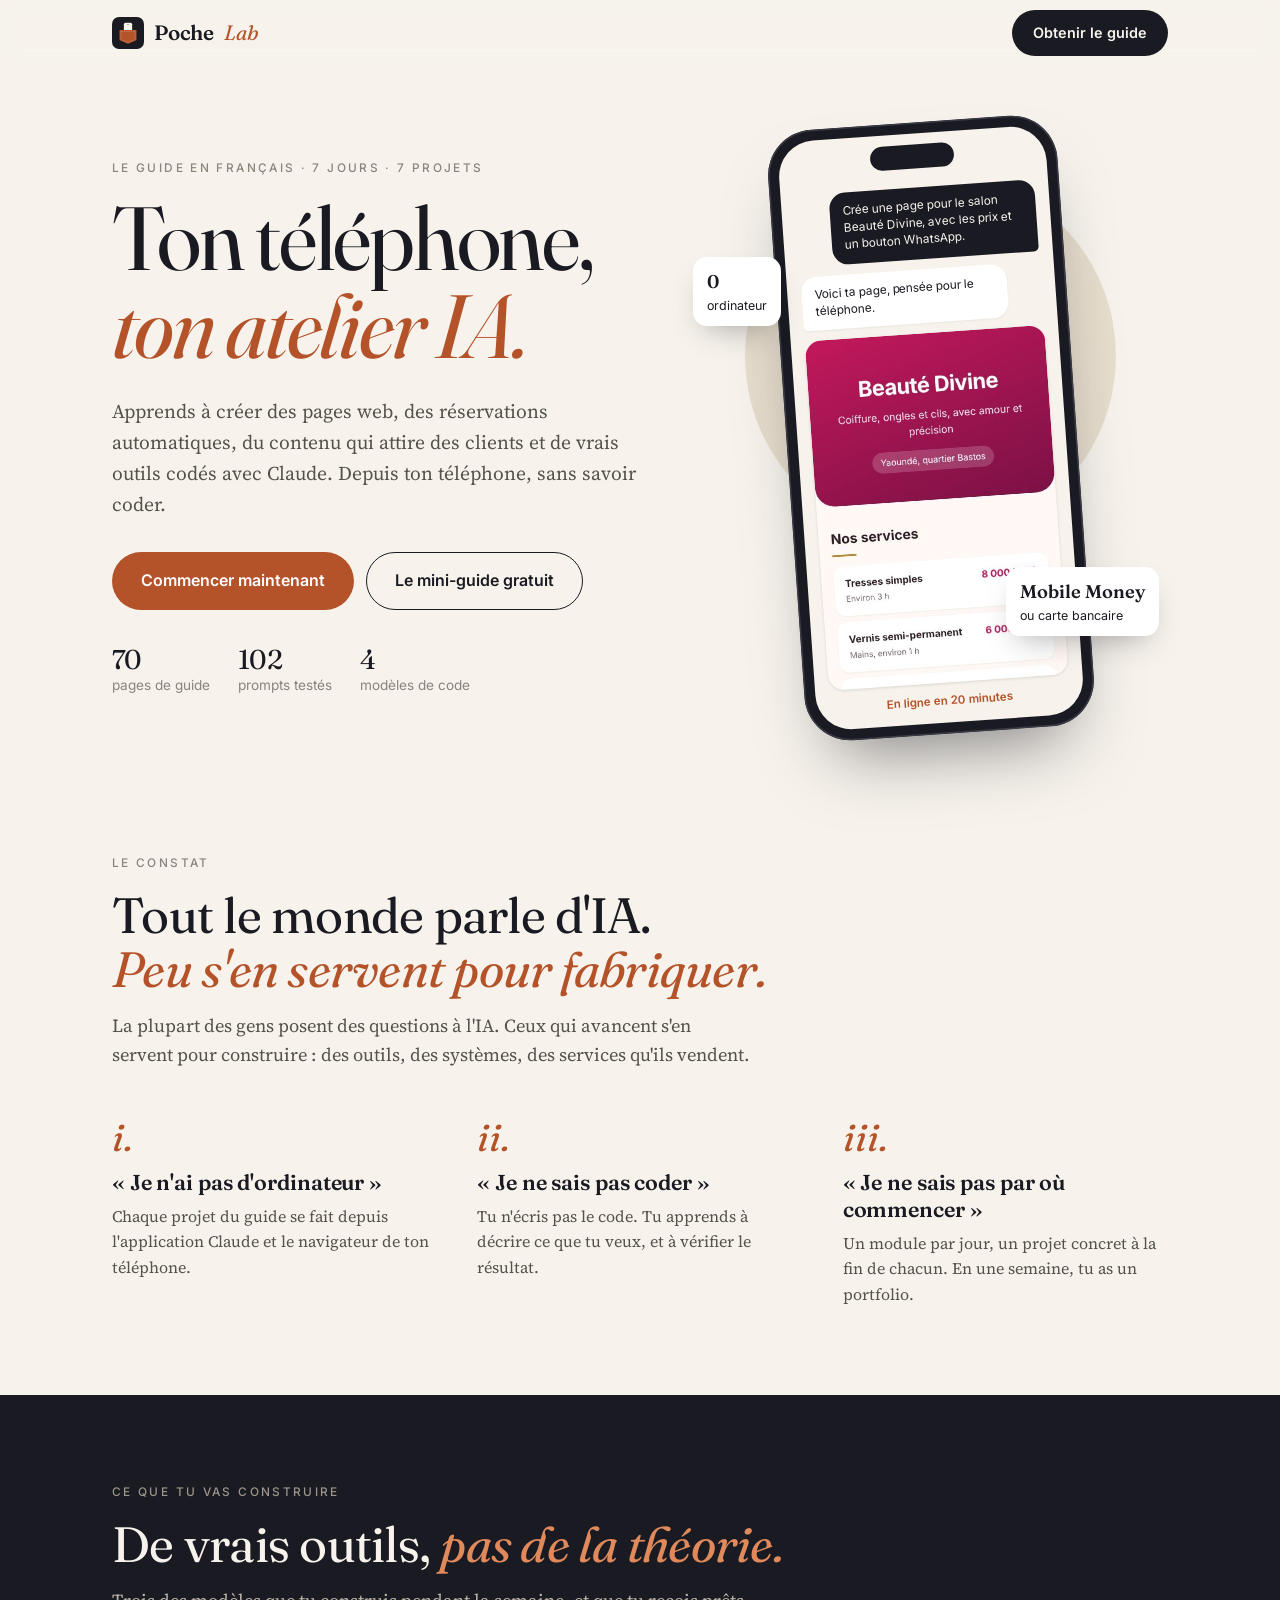
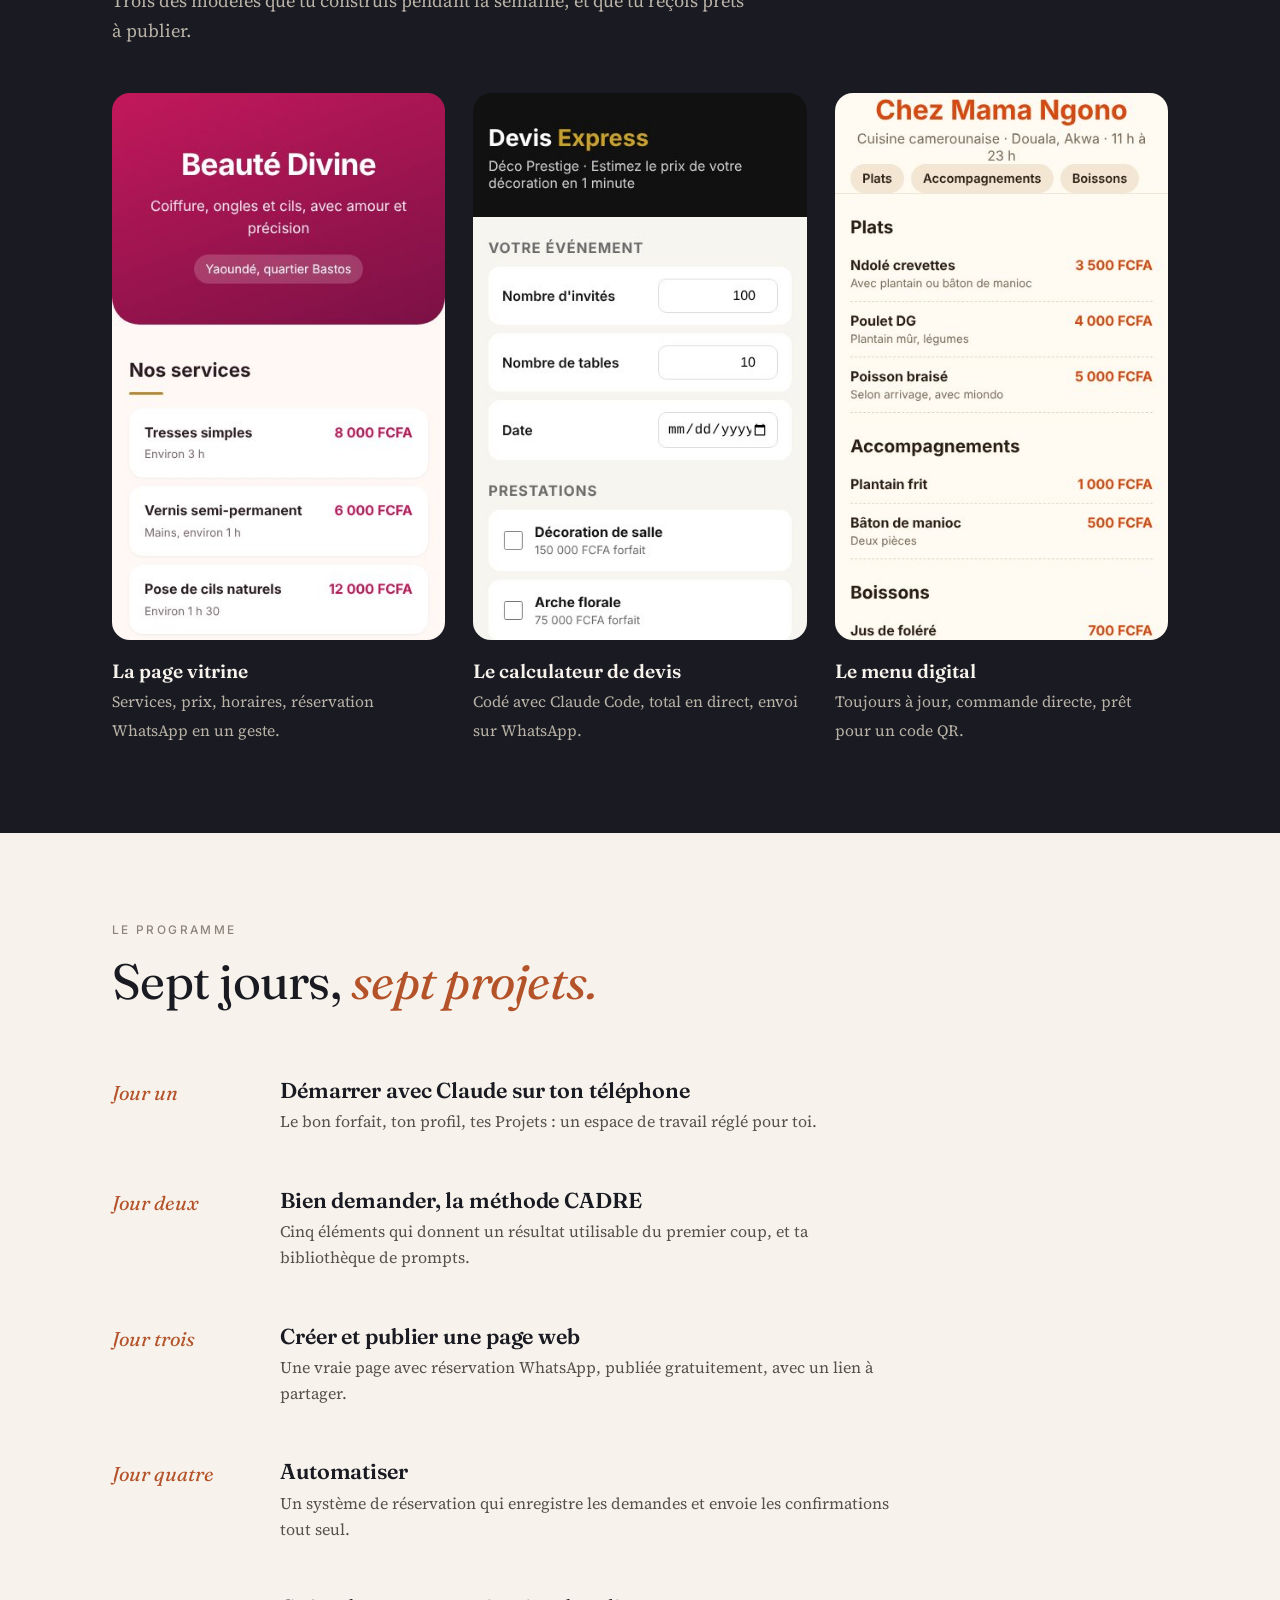
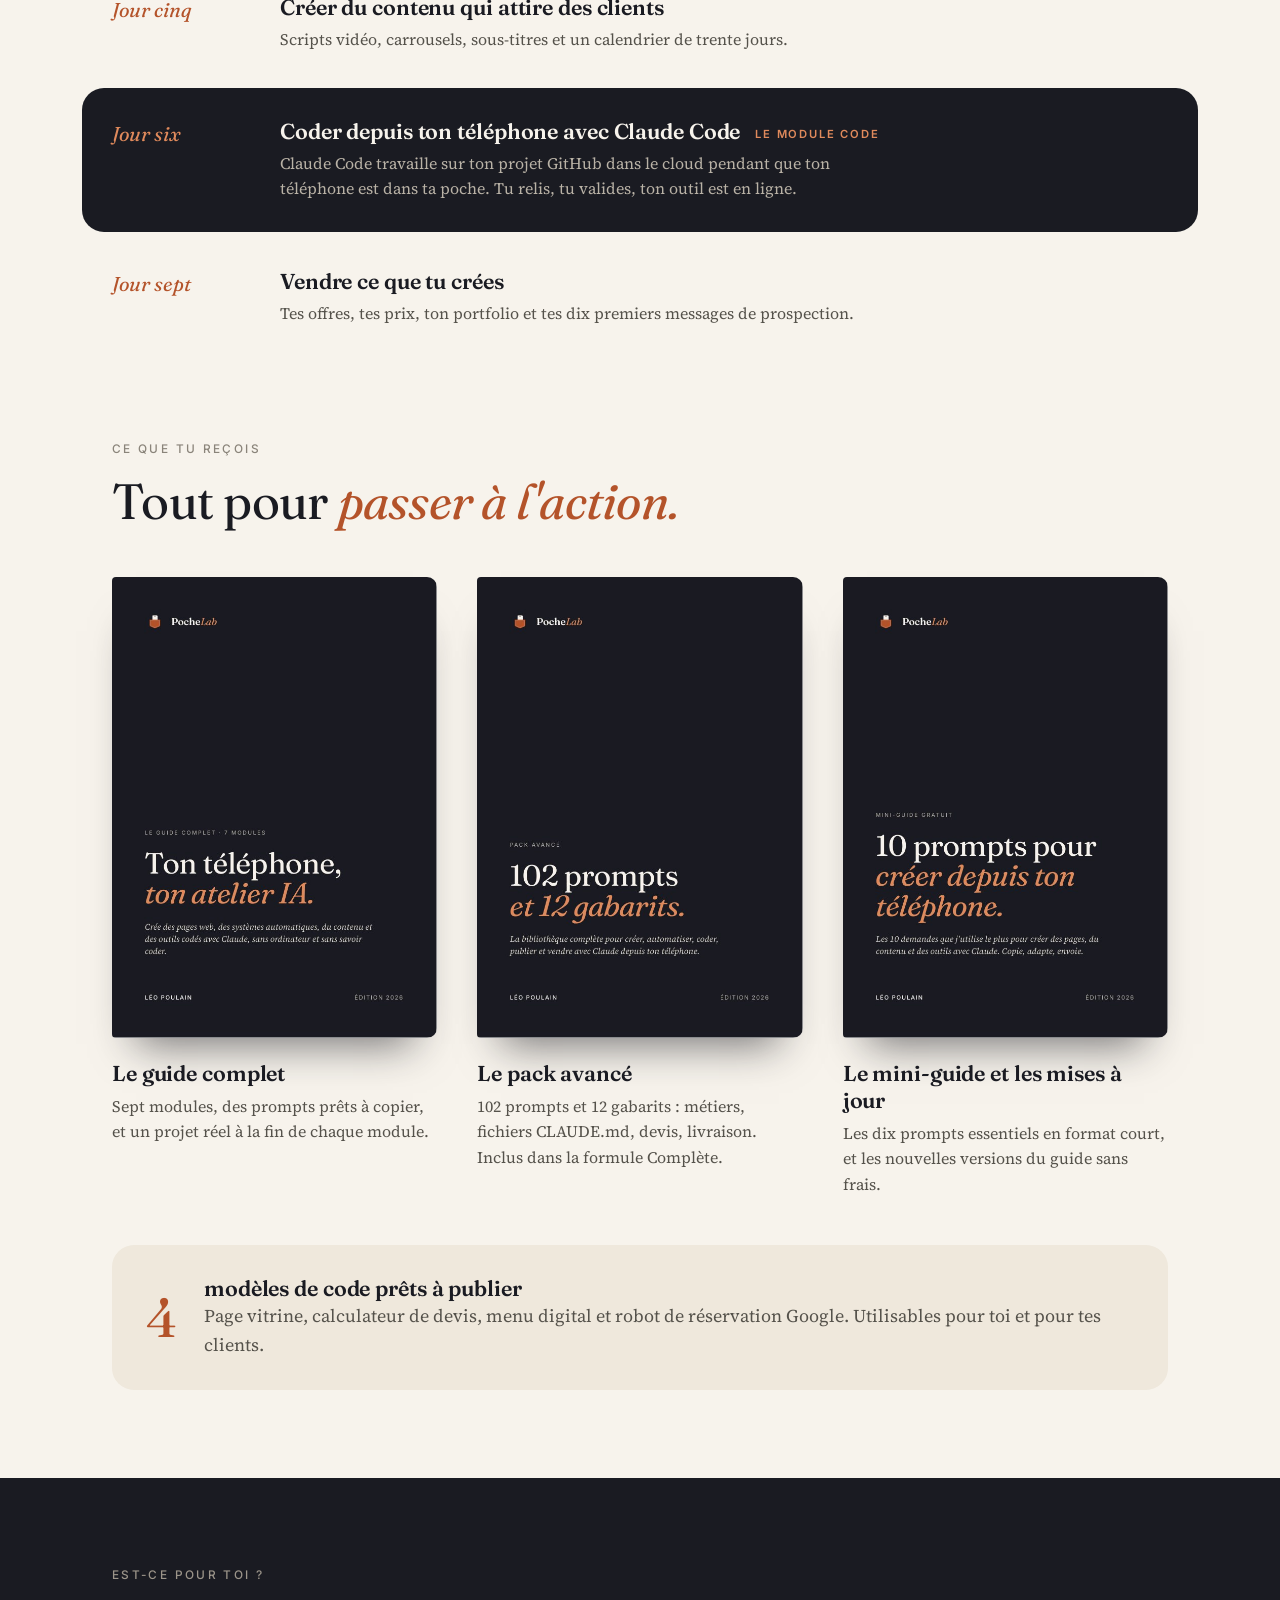
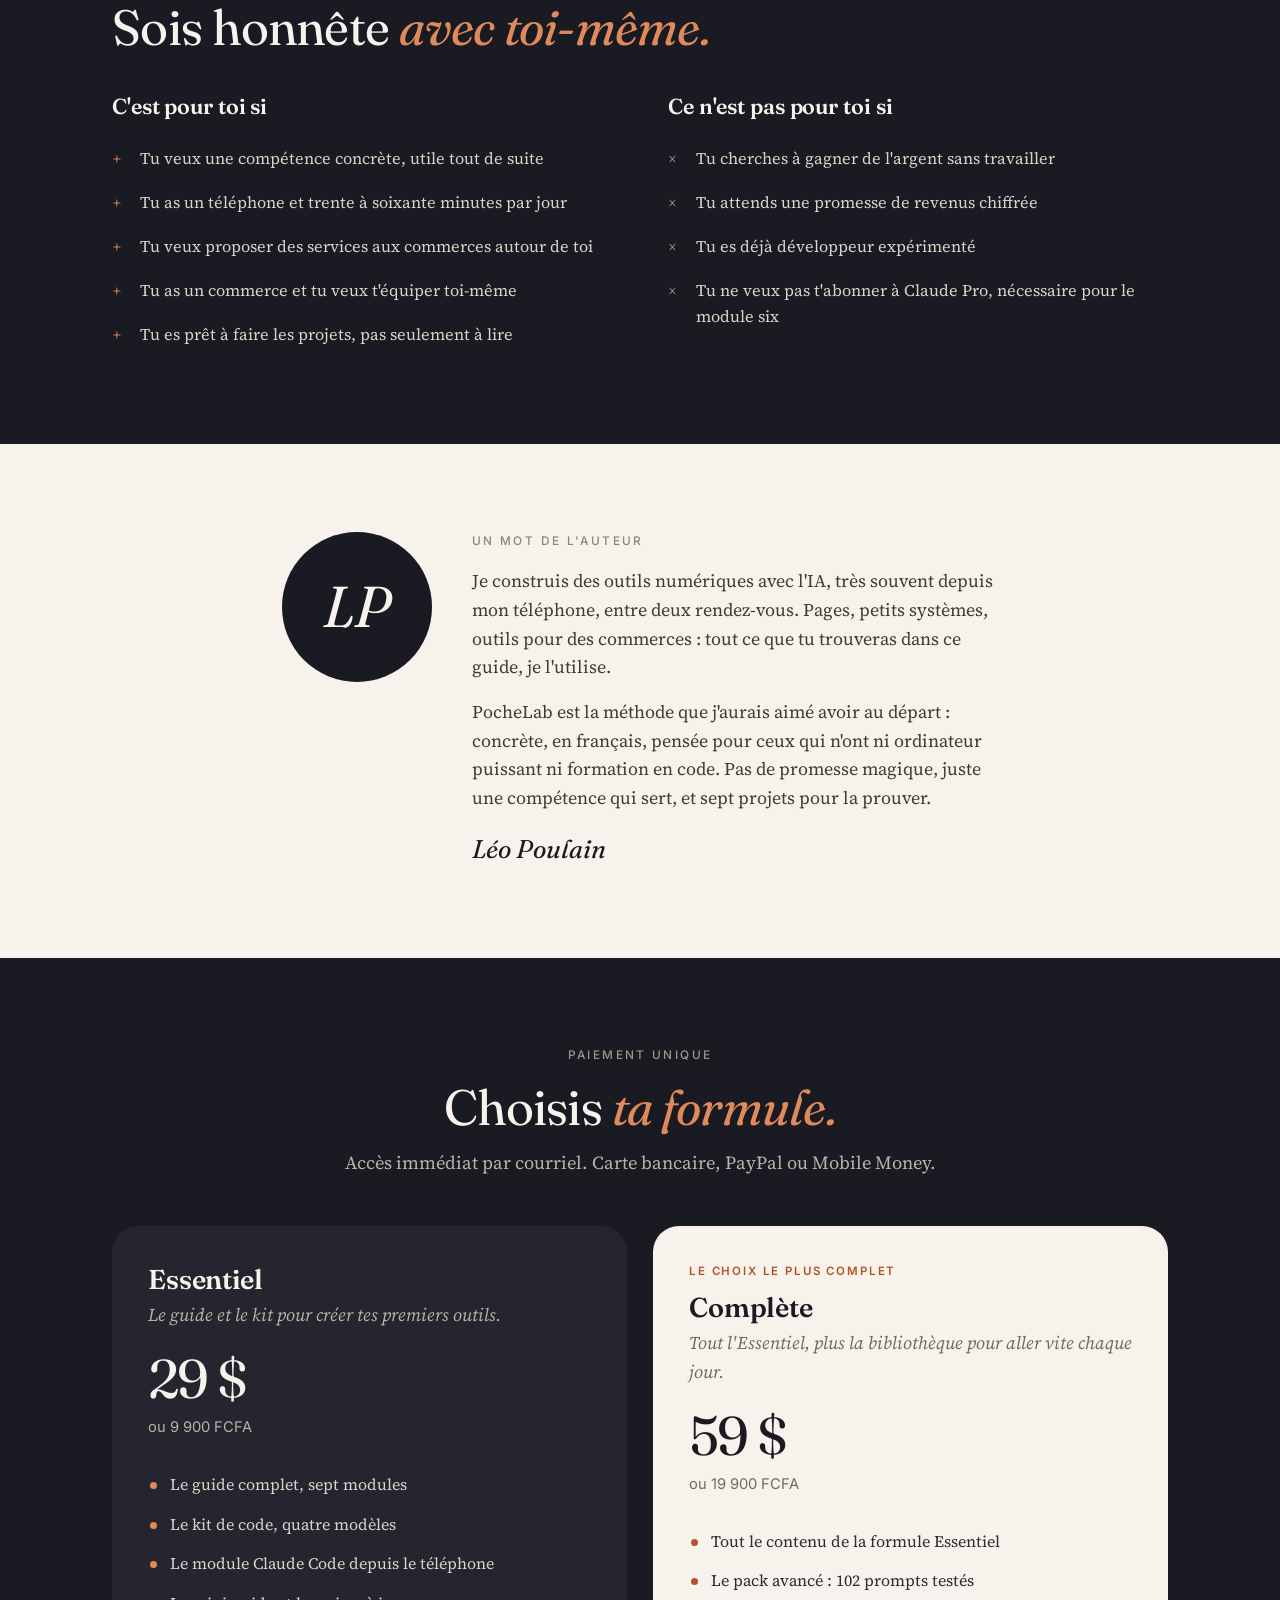
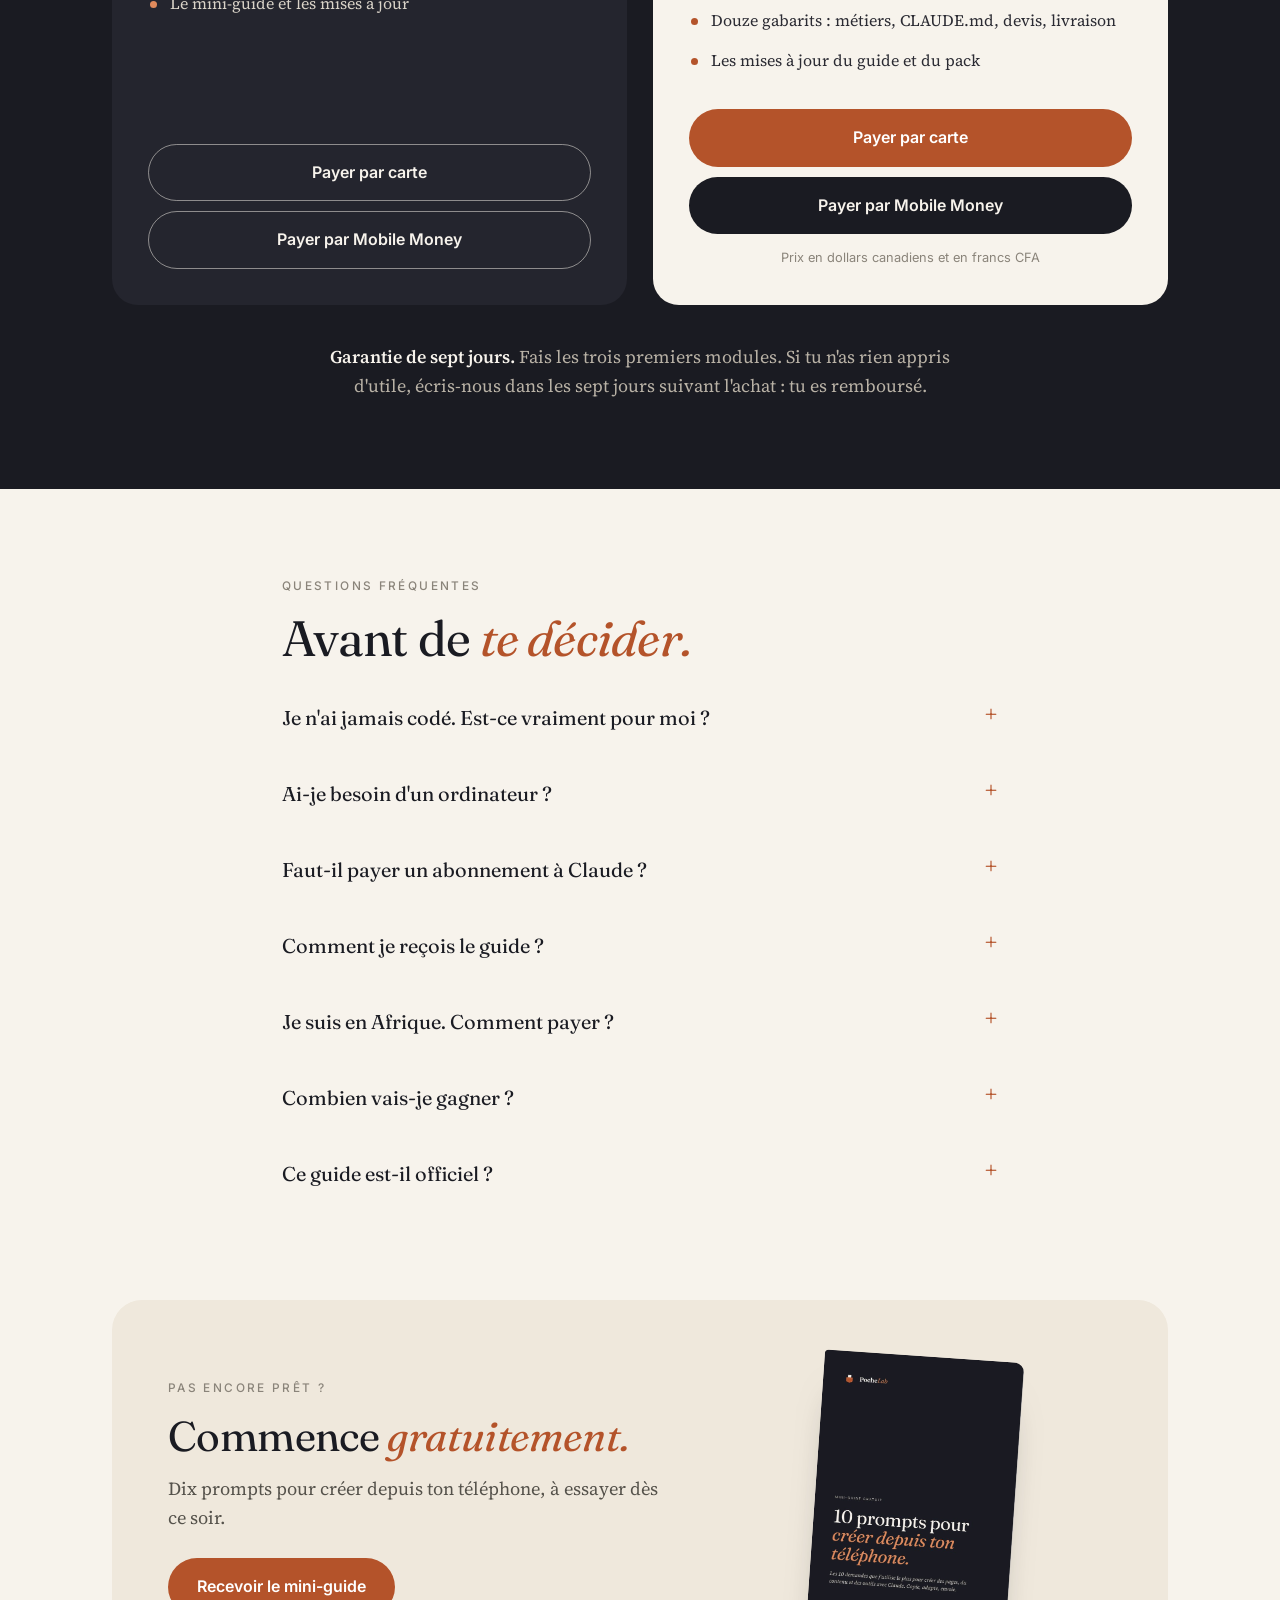
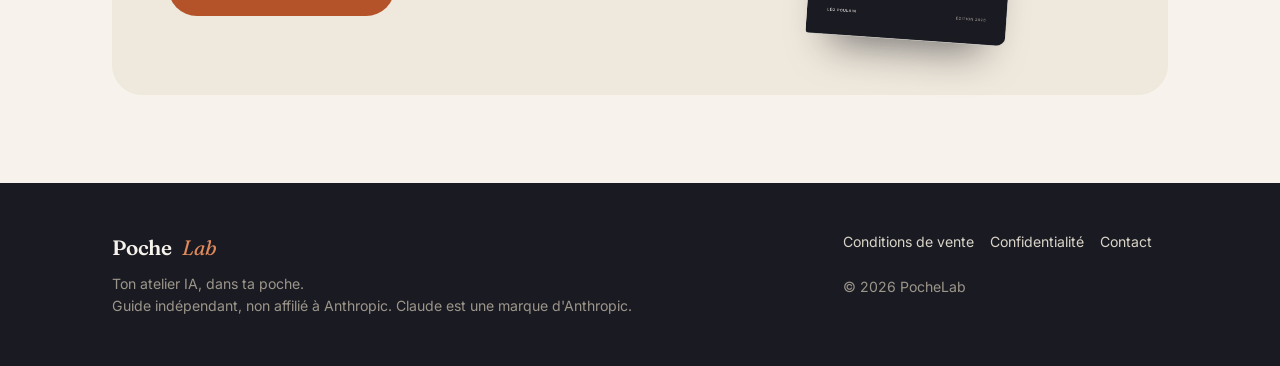
<file: index.html>
<!doctype html>
<html lang="fr">
<head>
<meta charset="utf-8">
<meta name="viewport" content="width=device-width, initial-scale=1">
<title>PocheLab · Ton téléphone, ton atelier IA</title>
<meta name="description" content="Le guide en français pour créer des pages web, des systèmes automatiques, du contenu et de vrais outils codés avec Claude, depuis ton téléphone, sans savoir coder.">
<meta property="og:title" content="PocheLab · Ton téléphone, ton atelier IA">
<meta property="og:description" content="7 jours, 7 projets réels. Crée avec l'IA depuis ton téléphone, sans savoir coder.">
<meta property="og:image" content="og-image.jpg">
<meta property="og:type" content="website">
<meta name="twitter:card" content="summary_large_image">
<link rel="icon" href="favicon.svg" type="image/svg+xml">
<link rel="apple-touch-icon" href="icone-512.png">
<link rel="preconnect" href="https://fonts.googleapis.com">
<link rel="preconnect" href="https://fonts.gstatic.com" crossorigin>
<link href="https://fonts.googleapis.com/css2?family=Fraunces:ital,opsz,wght@0,9..144,400;0,9..144,600;1,9..144,400&family=Source+Serif+4:ital,opsz,wght@0,8..60,400;0,8..60,600;1,8..60,400&family=Inter:wght@500;600&display=swap" rel="stylesheet">
<link rel="stylesheet" href="style.css">
<style>
/* hero */
.hero{padding:56px 0 96px}
.hero .wrap{display:grid;grid-template-columns:1.05fr .95fr;gap:56px;align-items:center}
.hero h1{font-size:clamp(3rem,7.4vw,5.6rem);line-height:.98;margin-bottom:1.6rem;letter-spacing:-.025em}
.hero p.intro{font-size:1.22rem;margin-bottom:2rem}
.actions{display:flex;gap:12px;flex-wrap:wrap}
.faits{display:flex;gap:28px;flex-wrap:wrap;margin-top:2.2rem;font-family:var(--sans);font-size:.85rem;color:var(--pierre)}
.faits b{display:block;font-family:var(--titre);font-size:1.7rem;font-weight:400;color:var(--encre);letter-spacing:-.02em;line-height:1.1}
/* telephone */
.scene{display:flex;justify-content:center;position:relative}
.scene::before{content:"";position:absolute;width:78%;aspect-ratio:1;border-radius:50%;background:var(--sable);top:8%;z-index:0}
.tel{position:relative;z-index:1;width:290px;aspect-ratio:9/19;background:var(--encre);border-radius:46px;padding:11px;box-shadow:0 40px 70px -30px rgba(26,27,34,.55),0 0 0 1.5px #3a3b46 inset;transform:rotate(-4deg)}
.tel::before{content:"";position:absolute;top:22px;left:50%;transform:translateX(-50%);width:84px;height:24px;border-radius:20px;background:var(--encre);z-index:3}
.ecran{height:100%;border-radius:36px;background:var(--papier);overflow:hidden;display:flex;flex-direction:column;gap:10px;padding:54px 14px 14px;font-family:var(--sans);font-size:.74rem;line-height:1.45}
.bulle{padding:10px 13px;border-radius:16px;max-width:86%}
.bulle.moi{background:var(--encre);color:var(--papier);align-self:flex-end;border-bottom-right-radius:5px}
.bulle.lui{background:#fff;color:var(--encre);border-bottom-left-radius:5px;box-shadow:0 1px 2px rgba(0,0,0,.06)}
.apercu{flex:1;min-height:0;border-radius:16px;overflow:hidden;box-shadow:0 1px 3px rgba(0,0,0,.12)}
.apercu img{width:100%;height:100%;object-fit:cover;object-position:top}
.enligne{align-self:center;font-weight:600;color:var(--terre);font-size:.72rem}
.etiquette{position:absolute;z-index:2;background:#fff;border-radius:14px;padding:10px 14px;font-family:var(--sans);font-size:.78rem;box-shadow:0 14px 30px -12px rgba(26,27,34,.35);color:var(--encre)}
.etiquette b{display:block;font-family:var(--titre);font-size:1.15rem;font-weight:600}
.e1{left:0;top:22%}
.e2{right:2%;bottom:16%}
/* constat */
.trois{display:grid;grid-template-columns:repeat(3,1fr);gap:40px;margin-top:3rem}
.trois .n{font-family:var(--titre);font-style:italic;font-size:2.4rem;color:var(--terre);line-height:1;margin-bottom:.8rem}
.trois h3{margin-bottom:.5rem}
.trois p{color:#55524B;font-size:1rem}
/* realisations */
.galerie{display:grid;grid-template-columns:repeat(3,1fr);gap:28px;margin-top:3rem}
.galerie figure img{border-radius:18px;aspect-ratio:390/640;object-fit:cover;object-position:top;width:100%;background:#2a2b33}
.galerie figcaption{padding-top:16px}
.galerie figcaption b{display:block;font-family:var(--titre);font-weight:600;font-size:1.2rem;color:var(--papier)}
.galerie figcaption span{font-size:.98rem;color:#B9B2A6}
/* programme */
.programme{margin-top:2.6rem;display:grid;gap:0}
.jour{display:grid;grid-template-columns:140px 1fr;gap:28px;padding:26px 0}
.jour .j{font-family:var(--titre);font-style:italic;font-size:1.25rem;color:var(--terre)}
.jour h3{margin-bottom:.35rem}
.jour p{color:#55524B;font-size:1rem;max-width:620px}
.jour.code{background:var(--encre);border-radius:22px;padding:30px 30px;margin:10px -30px}
.jour.code h3{color:var(--papier)}
.jour.code p{color:#B9B2A6}
.jour.code .j{color:var(--terre-claire)}
.marque-code{font-family:var(--sans);font-size:.7rem;letter-spacing:.16em;text-transform:uppercase;color:var(--terre-claire);margin-left:10px;vertical-align:middle;font-weight:600}
/* contenu */
.livres{display:grid;grid-template-columns:repeat(3,1fr);gap:40px;margin-top:3rem}
.livres img{width:100%;aspect-ratio:148/210;object-fit:cover;border-radius:4px 10px 10px 4px;box-shadow:0 30px 40px -24px rgba(26,27,34,.6),inset 0 0 0 1px rgba(0,0,0,.05);margin-bottom:22px}
.livres h3{margin-bottom:.4rem}
.livres p{color:#55524B;font-size:1rem}
.kit{margin-top:3rem;background:var(--papier2);border-radius:22px;padding:30px 34px;display:grid;grid-template-columns:auto 1fr;gap:26px;align-items:center}
.kit .n{font-family:var(--titre);font-size:3.4rem;color:var(--terre);line-height:1}
.kit p{color:#55524B}
/* pour qui */
.colonnes{display:grid;grid-template-columns:1fr 1fr;gap:56px;margin-top:2.4rem}
.colonnes h3{margin-bottom:1rem}
.colonnes ul{list-style:none}
.colonnes li{padding:9px 0 9px 28px;position:relative;font-size:1.02rem}
.colonnes li::before{position:absolute;left:0;top:9px;font-family:var(--titre);font-size:1.1rem}
.oui li::before{content:"+";color:var(--terre-claire)}
.non li::before{content:"\00d7";color:#9C958A}
/* auteur */
.auteur{display:grid;grid-template-columns:150px 1fr;gap:40px;align-items:start}
.monogramme{width:150px;height:150px;border-radius:50%;background:var(--encre);color:var(--papier);display:grid;place-items:center;font-family:var(--titre);font-style:italic;font-size:3.6rem}
.auteur p{font-size:1.12rem;color:#3E3C36;margin-bottom:1rem}
.signature{font-family:var(--titre);font-style:italic;font-size:1.6rem;color:var(--encre)}
/* prix */
.offres{display:grid;grid-template-columns:1fr 1fr;gap:26px;margin-top:3rem;align-items:stretch}
.offre{background:var(--encre2);border-radius:26px;padding:36px;display:flex;flex-direction:column;color:#D9D3C8}
.offre.vedette{background:var(--papier);color:var(--texte)}
.offre h3{font-size:1.7rem;color:var(--papier)}
.offre.vedette h3{color:var(--encre)}
.offre .pour{font-style:italic;margin:.3rem 0 1.4rem;color:#B9B2A6}
.offre.vedette .pour{color:#6E6A64}
.montant{font-family:var(--titre);font-size:3.4rem;line-height:1;letter-spacing:-.03em;color:var(--papier)}
.offre.vedette .montant{color:var(--encre)}
.montant s{font-size:1.3rem;color:#8A847A;margin-left:10px;letter-spacing:0}
html.normal .montant s,html.normal .barre{display:none}
.fcfa{font-family:var(--sans);font-size:.92rem;margin:.6rem 0 1.6rem;color:#B9B2A6}
.offre.vedette .fcfa{color:#6E6A64}
.offre ul{list-style:none;flex:1;margin-bottom:1.8rem}
.offre li{padding:7px 0 7px 22px;position:relative;font-size:1rem}
.offre li::before{content:"";position:absolute;left:2px;top:17px;width:7px;height:7px;border-radius:50%;background:var(--terre-claire)}
.offre.vedette li::before{background:var(--terre)}
.payer{display:grid;gap:10px}
.payer small{text-align:center;font-family:var(--sans);font-size:.8rem;color:#8A847A;margin-top:4px}
.ruban{font-family:var(--sans);font-size:.72rem;letter-spacing:.16em;text-transform:uppercase;color:var(--terre);font-weight:600;margin-bottom:.6rem}
.delai{text-align:center;font-style:italic;color:#B9B2A6;margin-top:2rem}
html.normal .delai{display:none}
.garantie{max-width:640px;margin:2.4rem auto 0;text-align:center;color:#B9B2A6}
.garantie b{color:var(--papier);font-weight:600}
/* faq */
details{padding:22px 0}
details+details{margin-top:0}
summary{font-family:var(--titre);font-size:1.25rem;color:var(--encre);cursor:pointer;list-style:none;display:flex;justify-content:space-between;gap:20px}
summary::-webkit-details-marker{display:none}
summary::after{content:"+";font-family:var(--titre);color:var(--terre);font-size:1.6rem;line-height:1}
details[open] summary::after{content:"\2212"}
details p{margin-top:.8rem;color:#55524B;max-width:640px}
/* capture */
.capture{background:var(--papier2);border-radius:30px;padding:56px;display:grid;grid-template-columns:1.3fr 1fr;gap:40px;align-items:center}
.capture img{width:200px;justify-self:center;transform:rotate(4deg);border-radius:4px 10px 10px 4px;box-shadow:0 30px 40px -24px rgba(26,27,34,.6)}
@media (max-width:900px){
  .hero .wrap,.auteur,.capture{grid-template-columns:1fr}
  .hero{padding-top:28px}
  .scene{margin-top:12px}
  .tel{width:250px}
  .trois,.galerie,.livres,.offres,.colonnes{grid-template-columns:1fr}
  .galerie figure,.livres>div{max-width:400px}
  .jour{grid-template-columns:1fr;gap:6px}
  .jour.code{margin:10px 0;padding:26px 22px}
  .kit{grid-template-columns:1fr;padding:26px}
  .capture{padding:34px 26px}
  .capture img{order:-1;width:150px}
  .monogramme{width:96px;height:96px;font-size:2.4rem}
  .offre{padding:28px 24px}
  .e1{left:-4px}.e2{right:-4px}
}
</style>
</head>
<body>

<header class="entete"><div class="wrap">
  <a class="marque" href="index.html"><img src="favicon.svg" alt="">Poche<i>Lab</i></a>
  <a class="btn btn-encre" href="#prix">Obtenir le guide</a>
</div></header>

<section class="hero"><div class="wrap">
  <div>
    <span class="eyebrow">Le guide en français · 7 jours · 7 projets</span>
    <h1>Ton téléphone,<br><em>ton atelier IA.</em></h1>
    <p class="intro">Apprends à créer des pages web, des réservations automatiques, du contenu qui attire des clients et de vrais outils codés avec Claude. Depuis ton téléphone, sans savoir coder.</p>
    <div class="actions">
      <a class="btn btn-terre" href="#prix">Commencer maintenant</a>
      <a class="btn btn-ligne" href="guide-gratuit.html">Le mini-guide gratuit</a>
    </div>
    <div class="faits">
      <span><b>70</b>pages de guide</span>
      <span><b>102</b>prompts testés</span>
      <span><b>4</b>modèles de code</span>
    </div>
  </div>
  <div class="scene">
    <div class="tel"><div class="ecran">
      <div class="bulle moi">Crée une page pour le salon Beauté Divine, avec les prix et un bouton WhatsApp.</div>
      <div class="bulle lui">Voici ta page, pensée pour le téléphone.</div>
      <div class="apercu"><img src="exemple-vitrine.jpg" alt="Exemple de page créée depuis un téléphone"></div>
      <div class="enligne">En ligne en 20 minutes</div>
    </div></div>
    <div class="etiquette e1"><b>0</b>ordinateur</div>
    <div class="etiquette e2"><b>Mobile Money</b>ou carte bancaire</div>
  </div>
</div></section>

<section style="padding-top:24px"><div class="wrap">
  <span class="eyebrow">Le constat</span>
  <h2>Tout le monde parle d'IA.<br><em>Peu s'en servent pour fabriquer.</em></h2>
  <p class="intro">La plupart des gens posent des questions à l'IA. Ceux qui avancent s'en servent pour construire : des outils, des systèmes, des services qu'ils vendent.</p>
  <div class="trois">
    <div><div class="n">i.</div><h3>« Je n'ai pas d'ordinateur »</h3><p>Chaque projet du guide se fait depuis l'application Claude et le navigateur de ton téléphone.</p></div>
    <div><div class="n">ii.</div><h3>« Je ne sais pas coder »</h3><p>Tu n'écris pas le code. Tu apprends à décrire ce que tu veux, et à vérifier le résultat.</p></div>
    <div><div class="n">iii.</div><h3>« Je ne sais pas par où commencer »</h3><p>Un module par jour, un projet concret à la fin de chacun. En une semaine, tu as un portfolio.</p></div>
  </div>
</div></section>

<section class="sombre"><div class="wrap">
  <span class="eyebrow">Ce que tu vas construire</span>
  <h2>De vrais outils, <em>pas de la théorie.</em></h2>
  <p class="intro">Trois des modèles que tu construis pendant la semaine, et que tu reçois prêts à publier.</p>
  <div class="galerie">
    <figure><img src="exemple-vitrine.jpg" alt="Page vitrine d'un salon de beauté"><figcaption><b>La page vitrine</b><span>Services, prix, horaires, réservation WhatsApp en un geste.</span></figcaption></figure>
    <figure><img src="exemple-devis.jpg" alt="Calculateur de devis"><figcaption><b>Le calculateur de devis</b><span>Codé avec Claude Code, total en direct, envoi sur WhatsApp.</span></figcaption></figure>
    <figure><img src="exemple-menu.jpg" alt="Menu digital de restaurant"><figcaption><b>Le menu digital</b><span>Toujours à jour, commande directe, prêt pour un code QR.</span></figcaption></figure>
  </div>
</div></section>

<section id="programme"><div class="wrap">
  <span class="eyebrow">Le programme</span>
  <h2>Sept jours, <em>sept projets.</em></h2>
  <div class="programme">
    <div class="jour"><div class="j">Jour un</div><div><h3>Démarrer avec Claude sur ton téléphone</h3><p>Le bon forfait, ton profil, tes Projets : un espace de travail réglé pour toi.</p></div></div>
    <div class="jour"><div class="j">Jour deux</div><div><h3>Bien demander, la méthode CADRE</h3><p>Cinq éléments qui donnent un résultat utilisable du premier coup, et ta bibliothèque de prompts.</p></div></div>
    <div class="jour"><div class="j">Jour trois</div><div><h3>Créer et publier une page web</h3><p>Une vraie page avec réservation WhatsApp, publiée gratuitement, avec un lien à partager.</p></div></div>
    <div class="jour"><div class="j">Jour quatre</div><div><h3>Automatiser</h3><p>Un système de réservation qui enregistre les demandes et envoie les confirmations tout seul.</p></div></div>
    <div class="jour"><div class="j">Jour cinq</div><div><h3>Créer du contenu qui attire des clients</h3><p>Scripts vidéo, carrousels, sous-titres et un calendrier de trente jours.</p></div></div>
    <div class="jour code"><div class="j">Jour six</div><div><h3>Coder depuis ton téléphone avec Claude Code <span class="marque-code">Le module code</span></h3><p>Claude Code travaille sur ton projet GitHub dans le cloud pendant que ton téléphone est dans ta poche. Tu relis, tu valides, ton outil est en ligne.</p></div></div>
    <div class="jour"><div class="j">Jour sept</div><div><h3>Vendre ce que tu crées</h3><p>Tes offres, tes prix, ton portfolio et tes dix premiers messages de prospection.</p></div></div>
  </div>
</div></section>

<section style="padding-top:0"><div class="wrap">
  <span class="eyebrow">Ce que tu reçois</span>
  <h2>Tout pour <em>passer à l'action.</em></h2>
  <div class="livres">
    <div><img src="couverture-guide.jpg" alt="Le guide complet"><h3>Le guide complet</h3><p>Sept modules, des prompts prêts à copier, et un projet réel à la fin de chaque module.</p></div>
    <div><img src="couverture-pack.jpg" alt="Le pack avancé"><h3>Le pack avancé</h3><p>102 prompts et 12 gabarits : métiers, fichiers CLAUDE.md, devis, livraison. Inclus dans la formule Complète.</p></div>
    <div><img src="couverture-mini.jpg" alt="Le mini-guide"><h3>Le mini-guide et les mises à jour</h3><p>Les dix prompts essentiels en format court, et les nouvelles versions du guide sans frais.</p></div>
  </div>
  <div class="kit"><div class="n">4</div><div><h3>modèles de code prêts à publier</h3><p>Page vitrine, calculateur de devis, menu digital et robot de réservation Google. Utilisables pour toi et pour tes clients.</p></div></div>
</div></section>

<section class="sombre"><div class="wrap">
  <span class="eyebrow">Est-ce pour toi ?</span>
  <h2>Sois honnête <em>avec toi-même.</em></h2>
  <div class="colonnes">
    <div class="oui"><h3>C'est pour toi si</h3><ul>
      <li>Tu veux une compétence concrète, utile tout de suite</li>
      <li>Tu as un téléphone et trente à soixante minutes par jour</li>
      <li>Tu veux proposer des services aux commerces autour de toi</li>
      <li>Tu as un commerce et tu veux t'équiper toi-même</li>
      <li>Tu es prêt à faire les projets, pas seulement à lire</li>
    </ul></div>
    <div class="non"><h3>Ce n'est pas pour toi si</h3><ul>
      <li>Tu cherches à gagner de l'argent sans travailler</li>
      <li>Tu attends une promesse de revenus chiffrée</li>
      <li>Tu es déjà développeur expérimenté</li>
      <li>Tu ne veux pas t'abonner à Claude Pro, nécessaire pour le module six</li>
    </ul></div>
  </div>
</div></section>

<section><div class="wrap etroit auteur">
  <div class="monogramme">LP</div>
  <div>
    <span class="eyebrow">Un mot de l'auteur</span>
    <p>Je construis des outils numériques avec l'IA, très souvent depuis mon téléphone, entre deux rendez-vous. Pages, petits systèmes, outils pour des commerces : tout ce que tu trouveras dans ce guide, je l'utilise.</p>
    <p>PocheLab est la méthode que j'aurais aimé avoir au départ : concrète, en français, pensée pour ceux qui n'ont ni ordinateur puissant ni formation en code. Pas de promesse magique, juste une compétence qui sert, et sept projets pour la prouver.</p>
    <div class="signature">Léo Poulain</div>
  </div>
</div></section>

<section class="sombre" id="prix"><div class="wrap">
  <div style="text-align:center">
    <span class="eyebrow"><span class="barre">Prix de lancement · </span>Paiement unique</span>
    <h2>Choisis <em>ta formule.</em></h2>
    <p class="intro" style="margin:0 auto">Accès immédiat par courriel. Carte bancaire, PayPal ou Mobile Money.</p>
  </div>
  <div class="offres">
    <div class="offre">
      <h3>Essentiel</h3><p class="pour">Le guide et le kit pour créer tes premiers outils.</p>
      <div class="montant"><span data-prix="essentiel.cad">19 $</span><s data-prix-normal="essentiel.cad">29 $</s></div>
      <div class="fcfa">ou <span data-prix="essentiel.fcfa">6 900 FCFA</span><span class="barre"> au lieu de <span data-prix-normal="essentiel.fcfa">9 900 FCFA</span></span></div>
      <ul><li>Le guide complet, sept modules</li><li>Le kit de code, quatre modèles</li><li>Le module Claude Code depuis le téléphone</li><li>Le mini-guide et les mises à jour</li></ul>
      <div class="payer"><a class="btn btn-clair" data-lien="essentielCarte">Payer par carte</a><a class="btn btn-clair" data-lien="essentielMobile">Payer par Mobile Money</a></div>
    </div>
    <div class="offre vedette">
      <div class="ruban">Le choix le plus complet</div>
      <h3>Complète</h3><p class="pour">Tout l'Essentiel, plus la bibliothèque pour aller vite chaque jour.</p>
      <div class="montant"><span data-prix="complete.cad">39 $</span><s data-prix-normal="complete.cad">59 $</s></div>
      <div class="fcfa">ou <span data-prix="complete.fcfa">12 900 FCFA</span><span class="barre"> au lieu de <span data-prix-normal="complete.fcfa">19 900 FCFA</span></span></div>
      <ul><li>Tout le contenu de la formule Essentiel</li><li>Le pack avancé : 102 prompts testés</li><li>Douze gabarits : métiers, CLAUDE.md, devis, livraison</li><li>Les mises à jour du guide et du pack</li></ul>
      <div class="payer"><a class="btn btn-terre" data-lien="completeCarte">Payer par carte</a><a class="btn btn-encre" data-lien="completeMobile">Payer par Mobile Money</a><small>Prix en dollars canadiens et en francs CFA</small></div>
    </div>
  </div>
  <p class="delai">Prix de lancement jusqu'au <span data-fin>30 novembre</span>.</p>
  <p class="garantie" data-garantie><b>Garantie de sept jours.</b> Fais les trois premiers modules. Si tu n'as rien appris d'utile, écris-nous dans les sept jours suivant l'achat : tu es remboursé.</p>
</div></section>

<section><div class="wrap etroit">
  <span class="eyebrow">Questions fréquentes</span>
  <h2>Avant de <em>te décider.</em></h2>
  <details><summary>Je n'ai jamais codé. Est-ce vraiment pour moi ?</summary><p>Oui. Le guide est écrit pour les débutants. Tu décris ce que tu veux, Claude écrit le code, et tu apprends à vérifier le résultat. Chaque étape est expliquée pour le téléphone.</p></details>
  <details><summary>Ai-je besoin d'un ordinateur ?</summary><p>Non. Tous les projets se font depuis un iPhone ou un Android. Un ordinateur rend certaines étapes plus confortables, sans être nécessaire.</p></details>
  <details><summary>Faut-il payer un abonnement à Claude ?</summary><p>Les modules un à cinq peuvent commencer avec la version gratuite. Le module six, Claude Code, demande le forfait Pro, environ 20 $ US par mois au moment d'écrire, sans engagement.</p></details>
  <details><summary>Comment je reçois le guide ?</summary><p>Immédiatement après le paiement, par courriel, avec un lien de téléchargement. Les fichiers sont en PDF, lisibles sur téléphone.</p></details>
  <details><summary>Je suis en Afrique. Comment payer ?</summary><p>Choisis « Payer par Mobile Money » : tu paies avec ton téléphone, sans carte bancaire, dans les pays pris en charge.</p></details>
  <details><summary>Combien vais-je gagner ?</summary><p>Personne d'honnête ne peut te le promettre. Le guide te donne une compétence, une méthode et des modèles. Le module sept montre comment proposer des services ; les résultats dépendent de ton travail et de ton marché.</p></details>
  <details><summary>Ce guide est-il officiel ?</summary><p>Non. PocheLab est un guide indépendant, non affilié à Anthropic, l'entreprise qui développe Claude.</p></details>
</div></section>

<section style="padding-top:0"><div class="wrap">
  <div class="capture">
    <div>
      <span class="eyebrow">Pas encore prêt ?</span>
      <h2 style="font-size:clamp(1.8rem,4vw,2.6rem)">Commence <em>gratuitement.</em></h2>
      <p class="intro" style="margin-bottom:1.6rem">Dix prompts pour créer depuis ton téléphone, à essayer dès ce soir.</p>
      <a class="btn btn-terre" href="guide-gratuit.html">Recevoir le mini-guide</a>
    </div>
    <img src="couverture-mini.jpg" alt="Le mini-guide gratuit">
  </div>
</div></section>

<footer class="pied"><div class="wrap">
  <div><div class="marque">Poche<i>Lab</i></div>Ton atelier IA, dans ta poche.<br>Guide indépendant, non affilié à Anthropic. Claude est une marque d'Anthropic.</div>
  <div><a href="conditions.html">Conditions de vente</a><a href="confidentialite.html">Confidentialité</a><a data-lien="courriel">Contact</a><br><br>© <span id="annee">2026</span> PocheLab</div>
</div></footer>

<script src="config.js"></script>
<script src="site.js"></script>
</body>
</html>
</file>
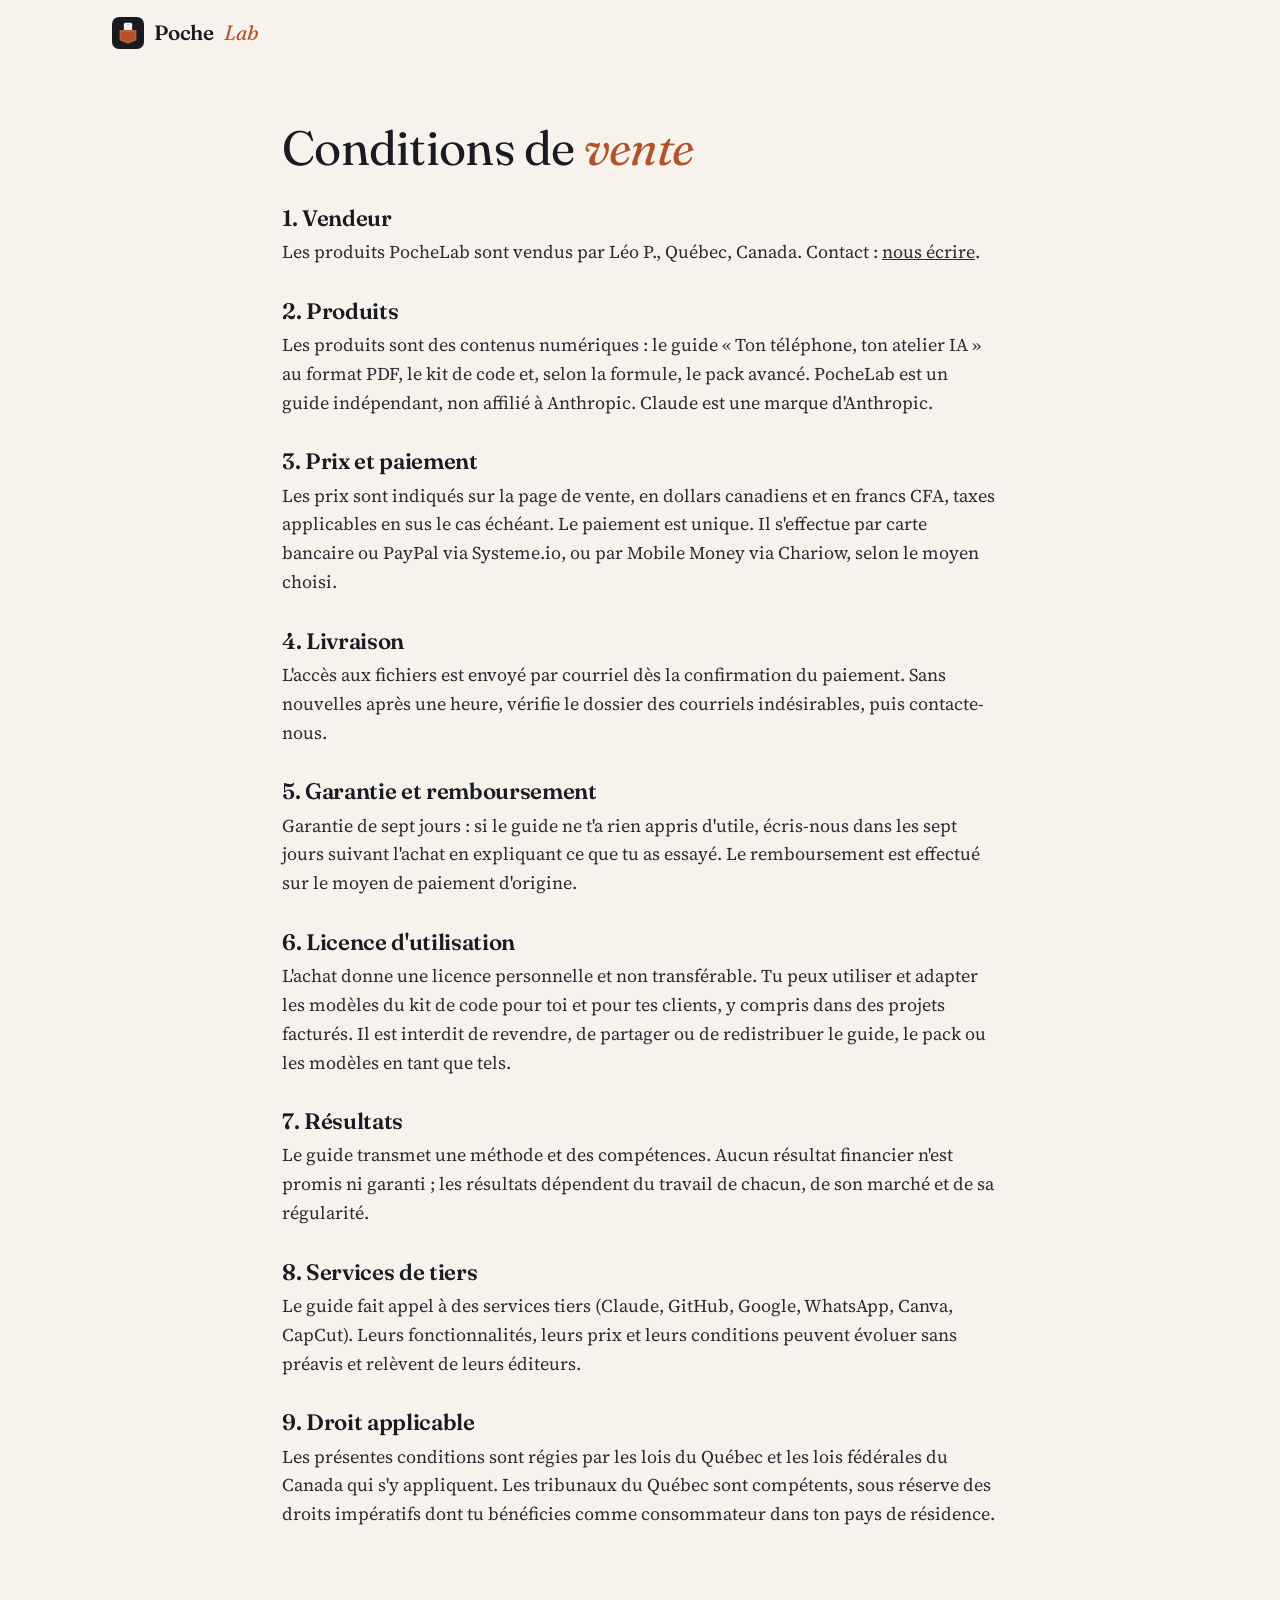
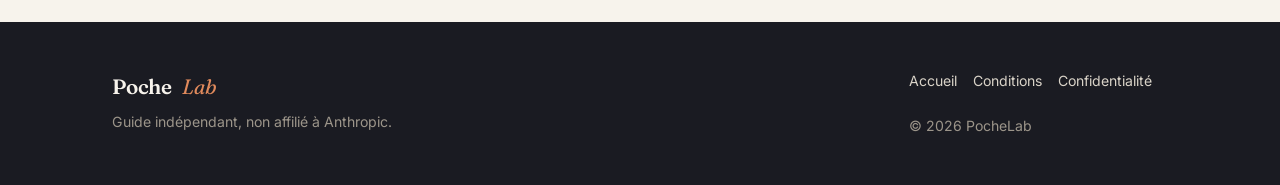
<file: conditions.html>
<!doctype html>
<html lang="fr">
<head>
<meta charset="utf-8">
<meta name="viewport" content="width=device-width, initial-scale=1">
<title>Conditions de vente · PocheLab</title>
<link rel="icon" href="favicon.svg" type="image/svg+xml">
<link rel="preconnect" href="https://fonts.googleapis.com">
<link rel="preconnect" href="https://fonts.gstatic.com" crossorigin>
<link href="https://fonts.googleapis.com/css2?family=Fraunces:ital,opsz,wght@0,9..144,400;0,9..144,600;1,9..144,400&family=Source+Serif+4:ital,opsz,wght@0,8..60,400;0,8..60,600;1,8..60,400&family=Inter:wght@500;600&display=swap" rel="stylesheet">
<link rel="stylesheet" href="style.css">
</head>
<body>
<header class="entete"><div class="wrap"><a class="marque" href="index.html"><img src="favicon.svg" alt="">Poche<i>Lab</i></a></div></header>
<main class="texte"><div class="wrap etroit">
<h1>Conditions de <em>vente</em></h1>
<h2>1. Vendeur</h2>
<p>Les produits PocheLab sont vendus par Léo P., Québec, Canada. Contact : <a data-lien="courriel">nous écrire</a>.</p>
<h2>2. Produits</h2>
<p>Les produits sont des contenus numériques : le guide « Ton téléphone, ton atelier IA » au format PDF, le kit de code et, selon la formule, le pack avancé. PocheLab est un guide indépendant, non affilié à Anthropic. Claude est une marque d'Anthropic.</p>
<h2>3. Prix et paiement</h2>
<p>Les prix sont indiqués sur la page de vente, en dollars canadiens et en francs CFA, taxes applicables en sus le cas échéant. Le paiement est unique. Il s'effectue par carte bancaire ou PayPal via Systeme.io, ou par Mobile Money via Chariow, selon le moyen choisi.</p>
<h2>4. Livraison</h2>
<p>L'accès aux fichiers est envoyé par courriel dès la confirmation du paiement. Sans nouvelles après une heure, vérifie le dossier des courriels indésirables, puis contacte-nous.</p>
<h2>5. Garantie et remboursement</h2>
<p data-garantie>Garantie de sept jours : si le guide ne t'a rien appris d'utile, écris-nous dans les sept jours suivant l'achat en expliquant ce que tu as essayé. Le remboursement est effectué sur le moyen de paiement d'origine.</p>
<h2>6. Licence d'utilisation</h2>
<p>L'achat donne une licence personnelle et non transférable. Tu peux utiliser et adapter les modèles du kit de code pour toi et pour tes clients, y compris dans des projets facturés. Il est interdit de revendre, de partager ou de redistribuer le guide, le pack ou les modèles en tant que tels.</p>
<h2>7. Résultats</h2>
<p>Le guide transmet une méthode et des compétences. Aucun résultat financier n'est promis ni garanti ; les résultats dépendent du travail de chacun, de son marché et de sa régularité.</p>
<h2>8. Services de tiers</h2>
<p>Le guide fait appel à des services tiers (Claude, GitHub, Google, WhatsApp, Canva, CapCut). Leurs fonctionnalités, leurs prix et leurs conditions peuvent évoluer sans préavis et relèvent de leurs éditeurs.</p>
<h2>9. Droit applicable</h2>
<p>Les présentes conditions sont régies par les lois du Québec et les lois fédérales du Canada qui s'y appliquent. Les tribunaux du Québec sont compétents, sous réserve des droits impératifs dont tu bénéficies comme consommateur dans ton pays de résidence.</p>
</div></main>
<footer class="pied"><div class="wrap"><div><div class="marque">Poche<i>Lab</i></div>Guide indépendant, non affilié à Anthropic.</div><div><a href="index.html">Accueil</a><a href="conditions.html">Conditions</a><a href="confidentialite.html">Confidentialité</a><br><br>© <span id="annee">2026</span> PocheLab</div></div></footer>
<script src="config.js"></script><script src="site.js"></script>
</body>
</html>
</file>
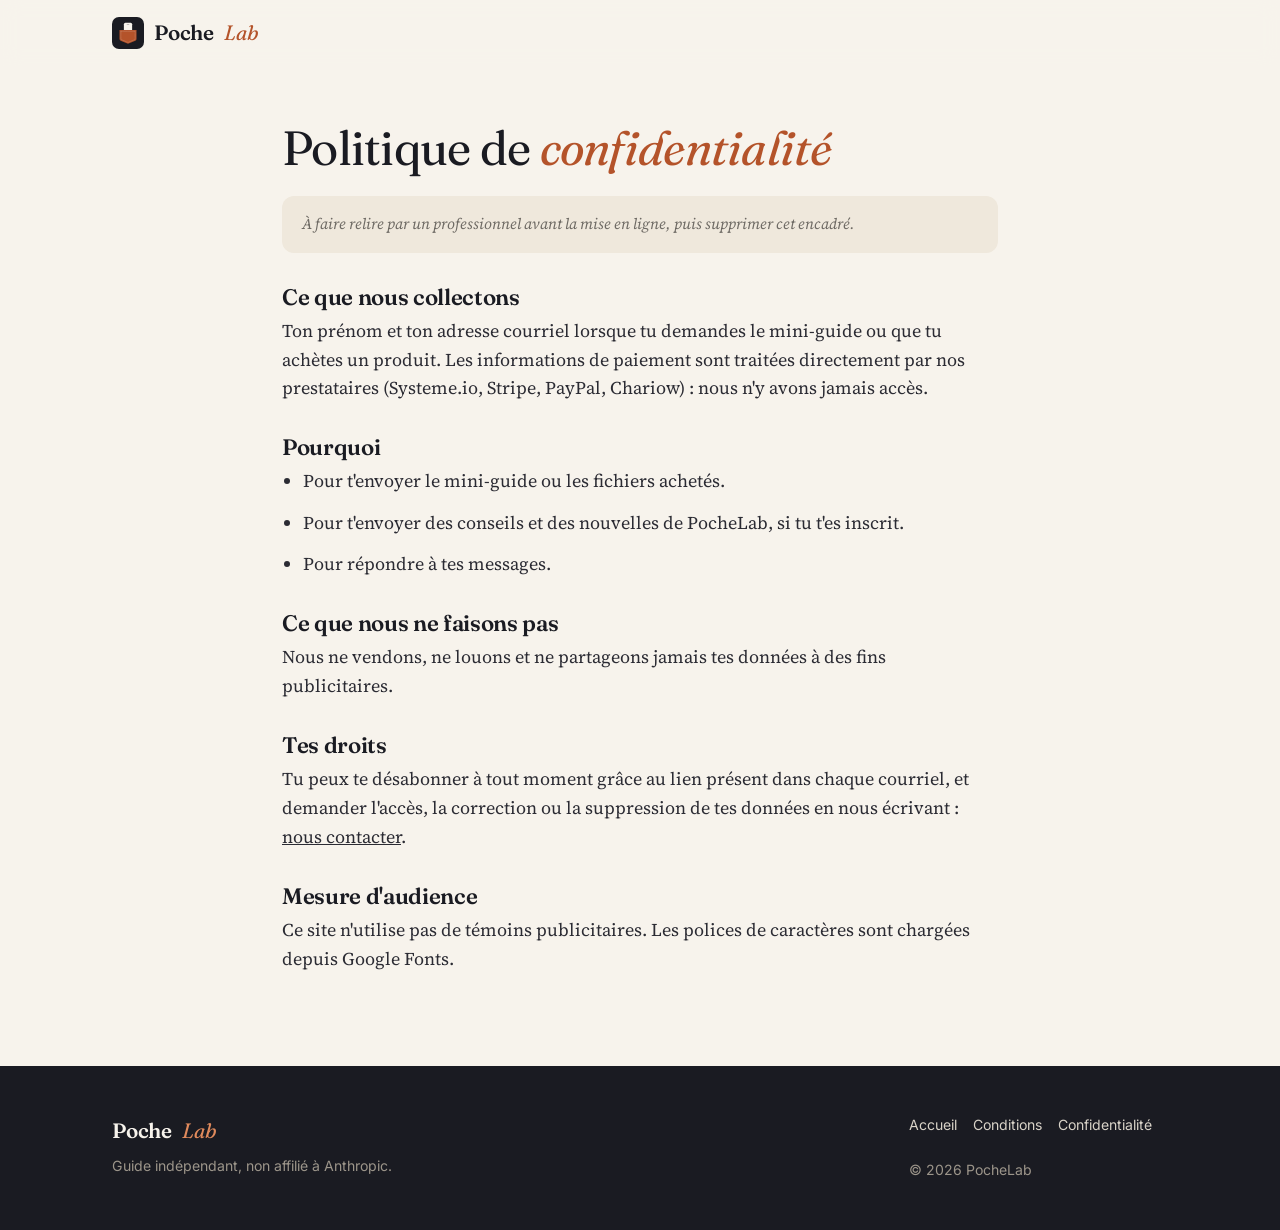
<file: confidentialite.html>
<!doctype html>
<html lang="fr">
<head>
<meta charset="utf-8">
<meta name="viewport" content="width=device-width, initial-scale=1">
<title>Confidentialité · PocheLab</title>
<link rel="icon" href="favicon.svg" type="image/svg+xml">
<link rel="preconnect" href="https://fonts.googleapis.com">
<link rel="preconnect" href="https://fonts.gstatic.com" crossorigin>
<link href="https://fonts.googleapis.com/css2?family=Fraunces:ital,opsz,wght@0,9..144,400;0,9..144,600;1,9..144,400&family=Source+Serif+4:ital,opsz,wght@0,8..60,400;0,8..60,600;1,8..60,400&family=Inter:wght@500;600&display=swap" rel="stylesheet">
<link rel="stylesheet" href="style.css">
</head>
<body>
<header class="entete"><div class="wrap"><a class="marque" href="index.html"><img src="favicon.svg" alt="">Poche<i>Lab</i></a></div></header>
<main class="texte"><div class="wrap etroit">
<h1>Politique de <em>confidentialité</em></h1>
<p class="note">À faire relire par un professionnel avant la mise en ligne, puis supprimer cet encadré.</p>
<h2>Ce que nous collectons</h2>
<p>Ton prénom et ton adresse courriel lorsque tu demandes le mini-guide ou que tu achètes un produit. Les informations de paiement sont traitées directement par nos prestataires (Systeme.io, Stripe, PayPal, Chariow) : nous n'y avons jamais accès.</p>
<h2>Pourquoi</h2>
<ul><li>Pour t'envoyer le mini-guide ou les fichiers achetés.</li><li>Pour t'envoyer des conseils et des nouvelles de PocheLab, si tu t'es inscrit.</li><li>Pour répondre à tes messages.</li></ul>
<h2>Ce que nous ne faisons pas</h2>
<p>Nous ne vendons, ne louons et ne partageons jamais tes données à des fins publicitaires.</p>
<h2>Tes droits</h2>
<p>Tu peux te désabonner à tout moment grâce au lien présent dans chaque courriel, et demander l'accès, la correction ou la suppression de tes données en nous écrivant : <a data-lien="courriel">nous contacter</a>.</p>
<h2>Mesure d'audience</h2>
<p>Ce site n'utilise pas de témoins publicitaires. Les polices de caractères sont chargées depuis Google Fonts.</p>
</div></main>
<footer class="pied"><div class="wrap"><div><div class="marque">Poche<i>Lab</i></div>Guide indépendant, non affilié à Anthropic.</div><div><a href="index.html">Accueil</a><a href="conditions.html">Conditions</a><a href="confidentialite.html">Confidentialité</a><br><br>© <span id="annee">2026</span> PocheLab</div></div></footer>
<script src="config.js"></script><script src="site.js"></script>
</body>
</html>
</file>
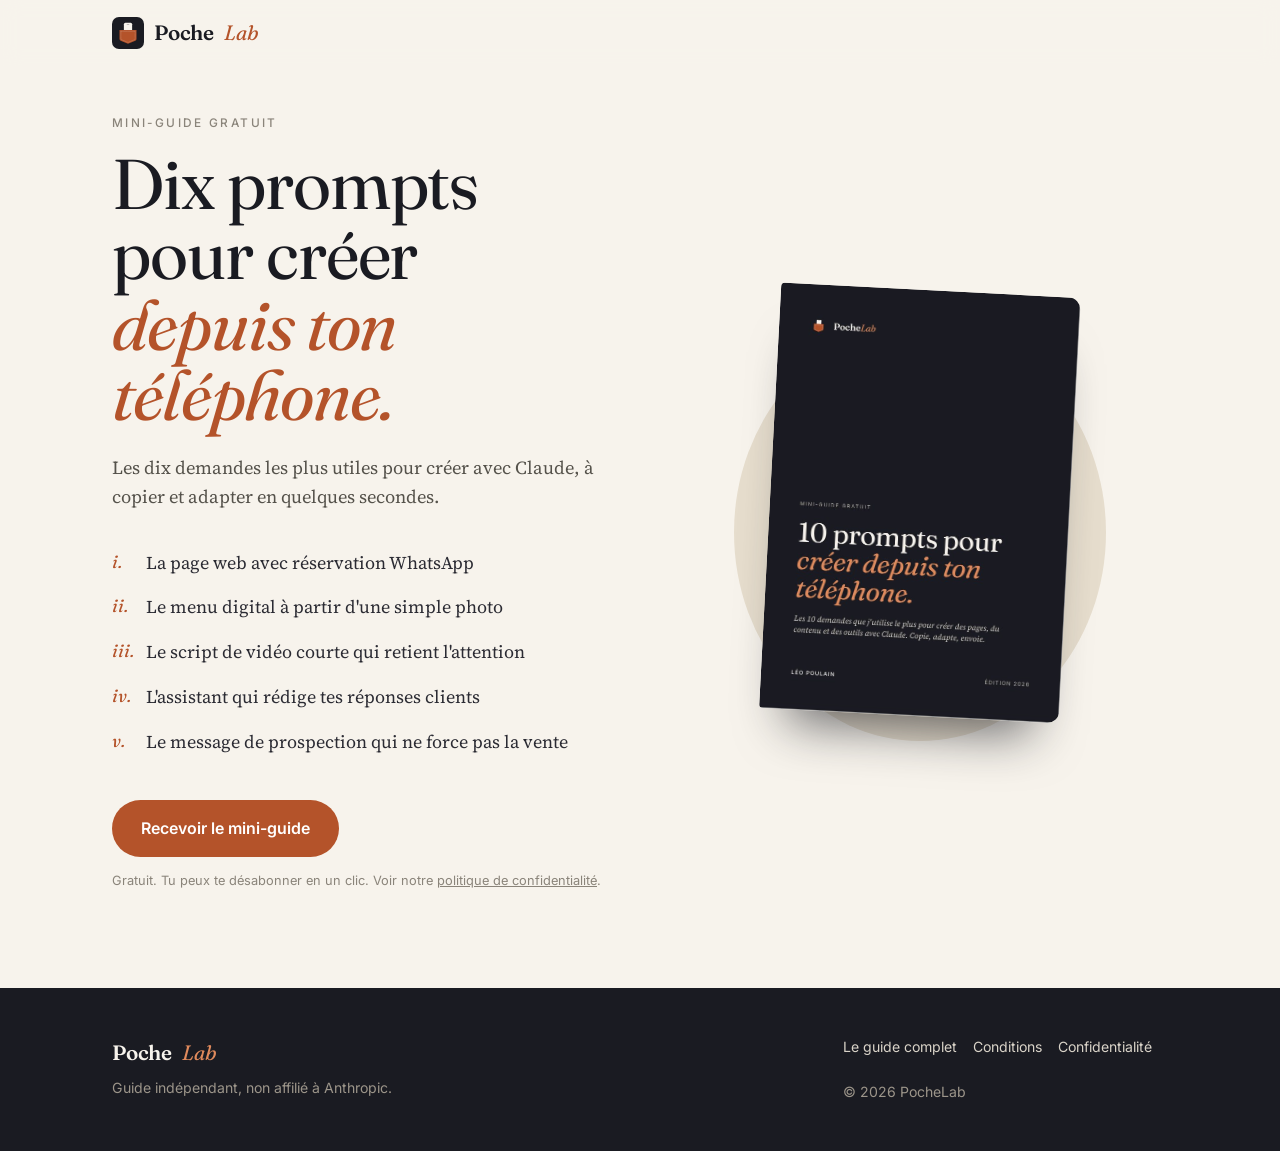
<file: guide-gratuit.html>
<!doctype html>
<html lang="fr">
<head>
<meta charset="utf-8">
<meta name="viewport" content="width=device-width, initial-scale=1">
<title>Mini-guide gratuit · PocheLab</title>
<meta name="description" content="Dix prompts pour créer des pages, du contenu et des outils avec l'IA depuis ton téléphone. Gratuit.">
<meta property="og:title" content="10 prompts pour créer depuis ton téléphone · PocheLab">
<meta property="og:description" content="Le mini-guide gratuit pour créer avec l'IA depuis ton téléphone.">
<meta property="og:image" content="og-image.jpg">
<link rel="icon" href="favicon.svg" type="image/svg+xml">
<link rel="preconnect" href="https://fonts.googleapis.com">
<link rel="preconnect" href="https://fonts.gstatic.com" crossorigin>
<link href="https://fonts.googleapis.com/css2?family=Fraunces:ital,opsz,wght@0,9..144,400;0,9..144,600;1,9..144,400&family=Source+Serif+4:ital,opsz,wght@0,8..60,400;0,8..60,600;1,8..60,400&family=Inter:wght@500;600&display=swap" rel="stylesheet">
<link rel="stylesheet" href="style.css">
<style>
.capt{padding:48px 0 96px}
.capt .wrap{display:grid;grid-template-columns:1fr 1fr;gap:64px;align-items:center}
.capt h1{font-size:clamp(2.6rem,6.5vw,4.4rem);line-height:1;margin-bottom:1.4rem}
.liste{list-style:none;margin:1.8rem 0 2.2rem}
.liste li{padding:8px 0 8px 34px;position:relative}
.liste li span{position:absolute;left:0;top:7px;font-family:var(--titre);font-style:italic;color:var(--terre)}
.couv{justify-self:center;position:relative}
.couv::before{content:"";position:absolute;inset:8% -12% -6% -12%;background:var(--sable);border-radius:50%;z-index:0}
.couv img{position:relative;z-index:1;width:300px;transform:rotate(3deg);border-radius:4px 12px 12px 4px;box-shadow:0 40px 50px -28px rgba(26,27,34,.65)}
.mention{font-family:var(--sans);font-size:.8rem;color:var(--pierre);margin-top:14px}
@media (max-width:860px){.capt .wrap{grid-template-columns:1fr;gap:36px}.couv{order:-1}.couv img{width:200px}}
</style>
</head>
<body>
<header class="entete"><div class="wrap">
  <a class="marque" href="index.html"><img src="favicon.svg" alt="">Poche<i>Lab</i></a>
</div></header>

<section class="capt"><div class="wrap">
  <div>
    <span class="eyebrow">Mini-guide gratuit</span>
    <h1>Dix prompts pour créer <em>depuis ton téléphone.</em></h1>
    <p class="intro">Les dix demandes les plus utiles pour créer avec Claude, à copier et adapter en quelques secondes.</p>
    <ul class="liste">
      <li><span>i.</span>La page web avec réservation WhatsApp</li>
      <li><span>ii.</span>Le menu digital à partir d'une simple photo</li>
      <li><span>iii.</span>Le script de vidéo courte qui retient l'attention</li>
      <li><span>iv.</span>L'assistant qui rédige tes réponses clients</li>
      <li><span>v.</span>Le message de prospection qui ne force pas la vente</li>
    </ul>
    <div id="formulaire-inscription">
      <a class="btn btn-terre" href="merci.html">Recevoir le mini-guide</a>
    </div>
    <p class="mention">Gratuit. Tu peux te désabonner en un clic. Voir notre <a href="confidentialite.html">politique de confidentialité</a>.</p>
  </div>
  <div class="couv"><img src="couverture-mini.jpg" alt="Couverture du mini-guide PocheLab"></div>
</div></section>

<footer class="pied"><div class="wrap">
  <div><div class="marque">Poche<i>Lab</i></div>Guide indépendant, non affilié à Anthropic.</div>
  <div><a href="index.html">Le guide complet</a><a href="conditions.html">Conditions</a><a href="confidentialite.html">Confidentialité</a><br><br>© <span id="annee">2026</span> PocheLab</div>
</div></footer>
<script src="config.js"></script>
<script src="site.js"></script>
</body>
</html>
</file>
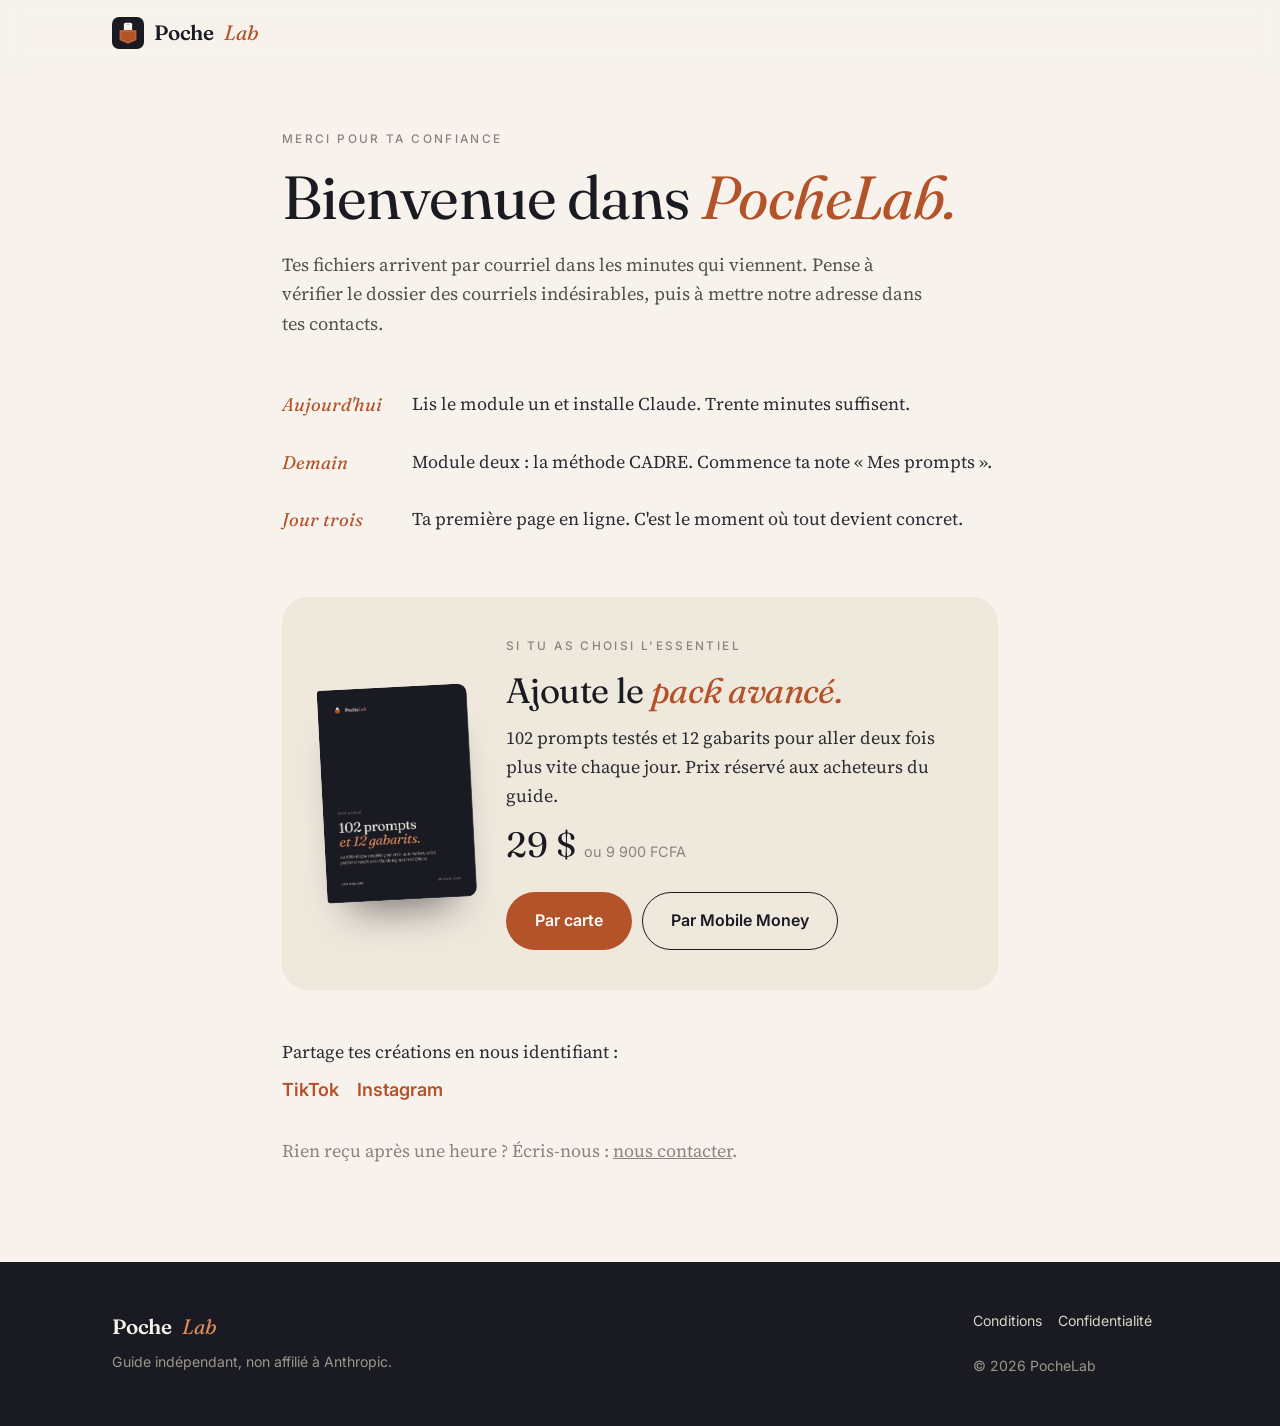
<file: merci-achat.html>
<!doctype html>
<html lang="fr">
<head>
<meta charset="utf-8">
<meta name="viewport" content="width=device-width, initial-scale=1">
<title>Bienvenue · PocheLab</title>
<meta name="robots" content="noindex">
<link rel="icon" href="favicon.svg" type="image/svg+xml">
<link rel="preconnect" href="https://fonts.googleapis.com">
<link rel="preconnect" href="https://fonts.gstatic.com" crossorigin>
<link href="https://fonts.googleapis.com/css2?family=Fraunces:ital,opsz,wght@0,9..144,400;0,9..144,600;1,9..144,400&family=Source+Serif+4:ital,opsz,wght@0,8..60,400;0,8..60,600;1,8..60,400&family=Inter:wght@500;600&display=swap" rel="stylesheet">
<link rel="stylesheet" href="style.css">
<style>
.m{padding:64px 0 96px}
.m h1{font-size:clamp(2.4rem,6vw,3.8rem);margin-bottom:1.2rem}
.plan{display:grid;gap:0;margin:2.4rem 0}
.plan div{display:grid;grid-template-columns:110px 1fr;gap:20px;padding:14px 0}
.plan b{font-family:var(--titre);font-style:italic;font-weight:400;color:var(--terre);font-size:1.15rem}
.pack{margin-top:48px;background:var(--papier2);border-radius:26px;padding:40px;display:grid;grid-template-columns:auto 1fr;gap:34px;align-items:center}
.pack img{width:150px;transform:rotate(-3deg);border-radius:4px 10px 10px 4px;box-shadow:0 30px 40px -24px rgba(26,27,34,.6)}
.pack h2{font-size:clamp(1.6rem,4vw,2.2rem)}
.pack .prix{font-family:var(--titre);font-size:2.2rem;color:var(--encre);margin:.4rem 0 1.2rem}
.pack .prix small{font-family:var(--sans);font-size:.9rem;color:var(--pierre);margin-left:8px}
.pack .boutons{display:flex;gap:10px;flex-wrap:wrap}
.reseaux{margin-top:48px}
.reseaux a{margin-right:18px;font-family:var(--sans);font-weight:600;color:var(--terre);text-decoration:none}
@media (max-width:760px){.pack{grid-template-columns:1fr;padding:28px}.pack img{width:120px}.plan div{grid-template-columns:1fr;gap:2px}}
</style>
</head>
<body>
<header class="entete"><div class="wrap"><a class="marque" href="index.html"><img src="favicon.svg" alt="">Poche<i>Lab</i></a></div></header>
<section class="m"><div class="wrap etroit">
  <span class="eyebrow">Merci pour ta confiance</span>
  <h1>Bienvenue dans <em>PocheLab.</em></h1>
  <p class="intro">Tes fichiers arrivent par courriel dans les minutes qui viennent. Pense à vérifier le dossier des courriels indésirables, puis à mettre notre adresse dans tes contacts.</p>

  <div class="plan">
    <div><b>Aujourd'hui</b><span>Lis le module un et installe Claude. Trente minutes suffisent.</span></div>
    <div><b>Demain</b><span>Module deux : la méthode CADRE. Commence ta note « Mes prompts ».</span></div>
    <div><b>Jour trois</b><span>Ta première page en ligne. C'est le moment où tout devient concret.</span></div>
  </div>

  <div class="pack">
    <img src="couverture-pack.jpg" alt="Le pack avancé">
    <div>
      <span class="eyebrow">Si tu as choisi l'Essentiel</span>
      <h2>Ajoute le <em>pack avancé.</em></h2>
      <p>102 prompts testés et 12 gabarits pour aller deux fois plus vite chaque jour. Prix réservé aux acheteurs du guide.</p>
      <div class="prix"><span data-prix="pack.cad">19 $</span><small>ou <span data-prix="pack.fcfa">6 000 FCFA</span></small></div>
      <div class="boutons"><a class="btn btn-terre" data-lien="packCarte">Par carte</a><a class="btn btn-ligne" data-lien="packMobile">Par Mobile Money</a></div>
    </div>
  </div>

  <div class="reseaux">
    <p style="margin-bottom:.6rem">Partage tes créations en nous identifiant :</p>
    <a data-lien="tiktok" data-masquer-si-vide>TikTok</a><a data-lien="instagram" data-masquer-si-vide>Instagram</a><a data-lien="youtube" data-masquer-si-vide>YouTube</a><a data-lien="facebook" data-masquer-si-vide>Facebook</a>
  </div>
  <p style="margin-top:2rem;color:var(--pierre)">Rien reçu après une heure ? Écris-nous : <a data-lien="courriel">nous contacter</a>.</p>
</div></section>
<footer class="pied"><div class="wrap"><div><div class="marque">Poche<i>Lab</i></div>Guide indépendant, non affilié à Anthropic.</div><div><a href="conditions.html">Conditions</a><a href="confidentialite.html">Confidentialité</a><br><br>© <span id="annee">2026</span> PocheLab</div></div></footer>
<script src="config.js"></script><script src="site.js"></script>
</body>
</html>
</file>
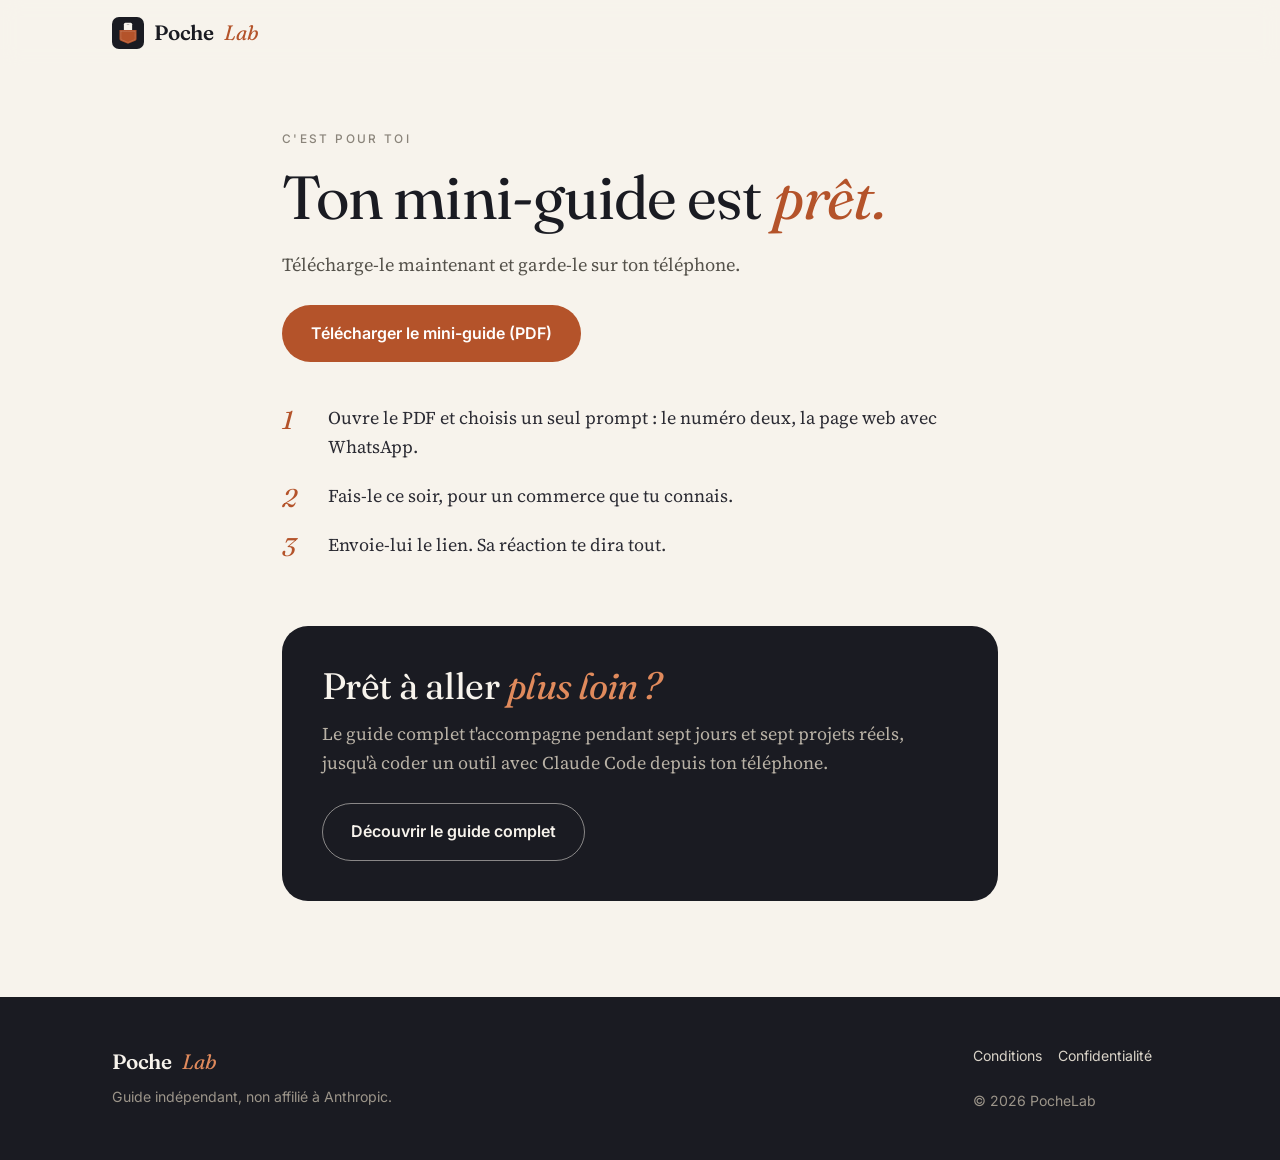
<file: merci.html>
<!doctype html>
<html lang="fr">
<head>
<meta charset="utf-8">
<meta name="viewport" content="width=device-width, initial-scale=1">
<title>Ton mini-guide · PocheLab</title>
<meta name="robots" content="noindex">
<link rel="icon" href="favicon.svg" type="image/svg+xml">
<link rel="preconnect" href="https://fonts.googleapis.com">
<link rel="preconnect" href="https://fonts.gstatic.com" crossorigin>
<link href="https://fonts.googleapis.com/css2?family=Fraunces:ital,opsz,wght@0,9..144,400;0,9..144,600;1,9..144,400&family=Source+Serif+4:ital,opsz,wght@0,8..60,400;0,8..60,600;1,8..60,400&family=Inter:wght@500;600&display=swap" rel="stylesheet">
<link rel="stylesheet" href="style.css">
<style>
.m{padding:64px 0 96px}
.m h1{font-size:clamp(2.4rem,6vw,3.8rem);margin-bottom:1.2rem}
.etapes{counter-reset:e;list-style:none;margin:2rem 0 2.4rem}
.etapes li{counter-increment:e;padding:10px 0 10px 46px;position:relative}
.etapes li::before{content:counter(e);position:absolute;left:0;top:6px;font-family:var(--titre);font-style:italic;font-size:1.6rem;color:var(--terre)}
.suite{margin-top:56px;background:var(--encre);color:#D9D3C8;border-radius:26px;padding:40px}
.suite h2{color:var(--papier);font-size:clamp(1.7rem,4vw,2.3rem)}
.suite h2 em{color:var(--terre-claire)}
.suite p{margin:.6rem 0 1.6rem;color:#B9B2A6}
</style>
</head>
<body>
<header class="entete"><div class="wrap"><a class="marque" href="index.html"><img src="favicon.svg" alt="">Poche<i>Lab</i></a></div></header>
<section class="m"><div class="wrap etroit">
  <span class="eyebrow">C'est pour toi</span>
  <h1>Ton mini-guide est <em>prêt.</em></h1>
  <p class="intro">Télécharge-le maintenant et garde-le sur ton téléphone.</p>
  <p style="margin-top:1.6rem"><a class="btn btn-terre" href="pochelab-mini-guide.pdf" download>Télécharger le mini-guide (PDF)</a></p>
  <ol class="etapes">
    <li>Ouvre le PDF et choisis un seul prompt : le numéro deux, la page web avec WhatsApp.</li>
    <li>Fais-le ce soir, pour un commerce que tu connais.</li>
    <li>Envoie-lui le lien. Sa réaction te dira tout.</li>
  </ol>
  <div class="suite">
    <h2>Prêt à aller <em>plus loin ?</em></h2>
    <p>Le guide complet t'accompagne pendant sept jours et sept projets réels, jusqu'à coder un outil avec Claude Code depuis ton téléphone.</p>
    <a class="btn btn-clair" href="index.html#programme">Découvrir le guide complet</a>
  </div>
</div></section>
<footer class="pied"><div class="wrap"><div><div class="marque">Poche<i>Lab</i></div>Guide indépendant, non affilié à Anthropic.</div><div><a href="conditions.html">Conditions</a><a href="confidentialite.html">Confidentialité</a><br><br>© <span id="annee">2026</span> PocheLab</div></div></footer>
<script src="config.js"></script><script src="site.js"></script>
</body>
</html>
</file>
<file: style.css>
/* PocheLab : feuille de style commune à toutes les pages */
:root{
  --encre:#1A1B22; --encre2:#24252E; --papier:#F7F3EC; --papier2:#EFE8DC; --sable:#E6DDCD;
  --terre:#B4532A; --terre-fonce:#933F1C; --terre-claire:#E08A5C; --pierre:#8A847A; --texte:#2B2B33;
  --serif:'Source Serif 4',Georgia,'Times New Roman',serif;
  --titre:'Fraunces',Georgia,serif;
  --sans:'Inter',system-ui,-apple-system,'Segoe UI',Roboto,sans-serif;
}
*{box-sizing:border-box;margin:0;padding:0}
html{scroll-behavior:smooth;-webkit-text-size-adjust:100%}
body{font-family:var(--serif);font-size:18px;line-height:1.6;color:var(--texte);background:var(--papier);-webkit-font-smoothing:antialiased}
img{max-width:100%;display:block}
a{color:inherit}
.wrap{max-width:1100px;margin:0 auto;padding:0 22px}
.etroit{max-width:760px}
h1,h2,h3{font-family:var(--titre);font-weight:400;color:var(--encre);letter-spacing:-.015em;line-height:1.08}
h1 em,h2 em,h3 em{font-style:italic;color:var(--terre)}
h2{font-size:clamp(2rem,4.6vw,3.1rem);margin-bottom:.9rem}
h3{font-size:1.35rem;font-weight:600;letter-spacing:-.005em;line-height:1.25}
p.intro{font-size:1.15rem;color:#55524B;max-width:640px}
.eyebrow{font-family:var(--sans);font-size:.74rem;font-weight:500;letter-spacing:.2em;text-transform:uppercase;color:var(--pierre);margin-bottom:1rem;display:block}
section{padding:88px 0}
/* boutons */
.btn{display:inline-flex;align-items:center;justify-content:center;font-family:var(--sans);font-weight:600;font-size:1rem;text-decoration:none;border-radius:999px;padding:15px 28px;border:1.5px solid transparent;cursor:pointer;transition:background .2s,color .2s,border-color .2s}
.btn-terre{background:var(--terre);color:#fff}
.btn-terre:hover{background:var(--terre-fonce)}
.btn-encre{background:var(--encre);color:var(--papier)}
.btn-encre:hover{background:#000}
.btn-ligne{border-color:var(--encre);color:var(--encre);background:transparent}
.btn-ligne:hover{background:var(--encre);color:var(--papier)}
.btn-clair{border-color:rgba(247,243,236,.5);color:var(--papier);background:transparent}
.btn-clair:hover{background:var(--papier);color:var(--encre)}
/* entête */
.entete{position:sticky;top:0;z-index:30;background:rgba(247,243,236,.92);backdrop-filter:saturate(1.4) blur(10px)}
.entete .wrap{display:flex;align-items:center;justify-content:space-between;height:66px}
.marque{display:flex;align-items:center;gap:10px;text-decoration:none;font-family:var(--titre);font-weight:600;font-size:1.3rem;color:var(--encre);letter-spacing:-.01em}
.marque img{width:32px;height:32px}
.marque i{font-weight:400;color:var(--terre)}
.entete .btn{padding:10px 20px;font-size:.9rem}
/* sections sombres */
.sombre{background:var(--encre);color:#D9D3C8}
.sombre h2,.sombre h3{color:var(--papier)}
.sombre h2 em,.sombre h3 em{color:var(--terre-claire)}
.sombre p.intro{color:#B9B2A6}
.sombre .eyebrow{color:#9C958A}
/* pied */
.pied{background:var(--encre);color:#9C958A;padding:48px 0;font-family:var(--sans);font-size:.88rem}
.pied .wrap{display:flex;justify-content:space-between;gap:24px;flex-wrap:wrap}
.pied a{color:#D9D3C8;text-decoration:none;margin-right:16px}
.pied a:hover{color:#fff}
.pied .marque{color:var(--papier);margin-bottom:8px}
.pied .marque i{color:var(--terre-claire)}
/* pages de texte (conditions, confidentialité) */
.texte{padding:56px 0 80px}
.texte h1{font-size:clamp(2.2rem,5vw,3rem);margin-bottom:1.4rem}
.texte h2{font-size:1.4rem;font-weight:600;margin:2rem 0 .5rem}
.texte p,.texte li{margin-bottom:.8rem}
.texte ul{padding-left:1.3rem}
.note{font-style:italic;color:#6E6A64;background:var(--papier2);padding:16px 20px;border-radius:12px;font-size:.95rem}
@media (max-width:760px){
  body{font-size:17px}
  section{padding:64px 0}
  .entete .btn{display:none}
}
</file>
